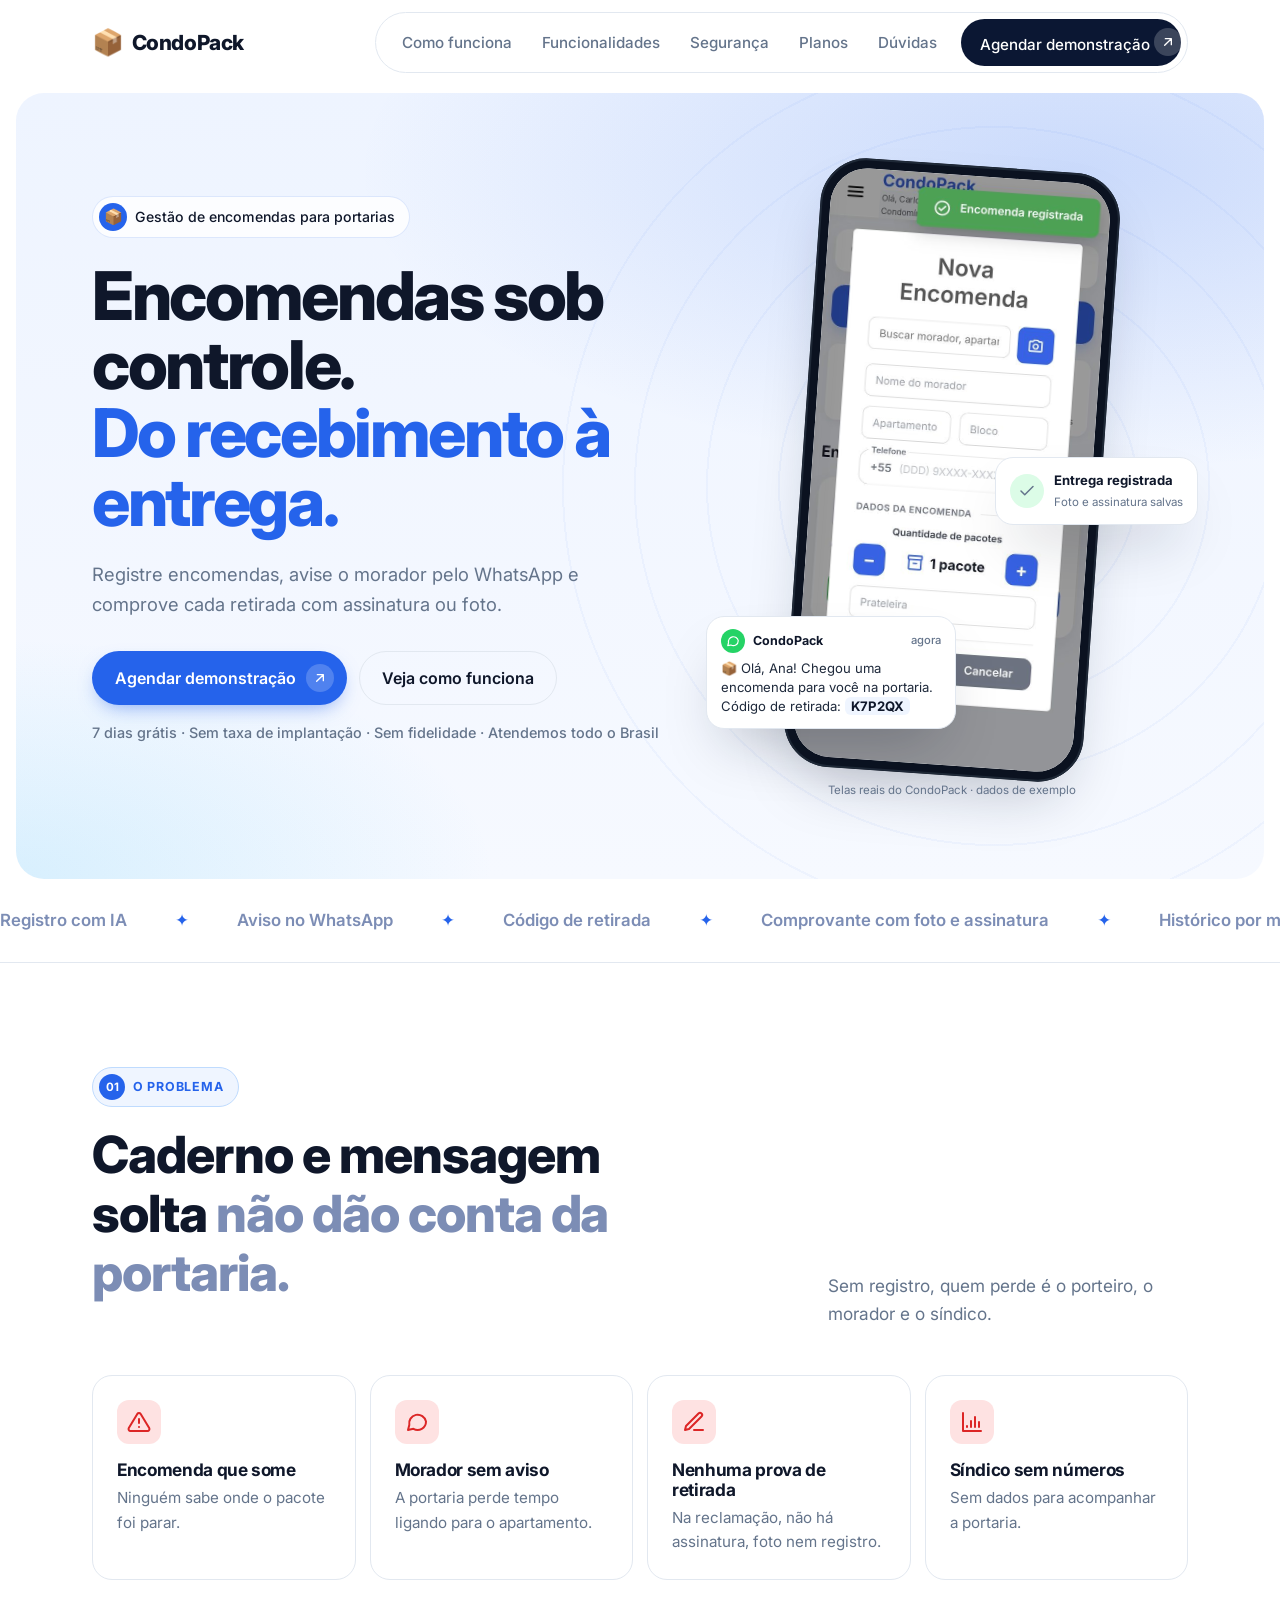
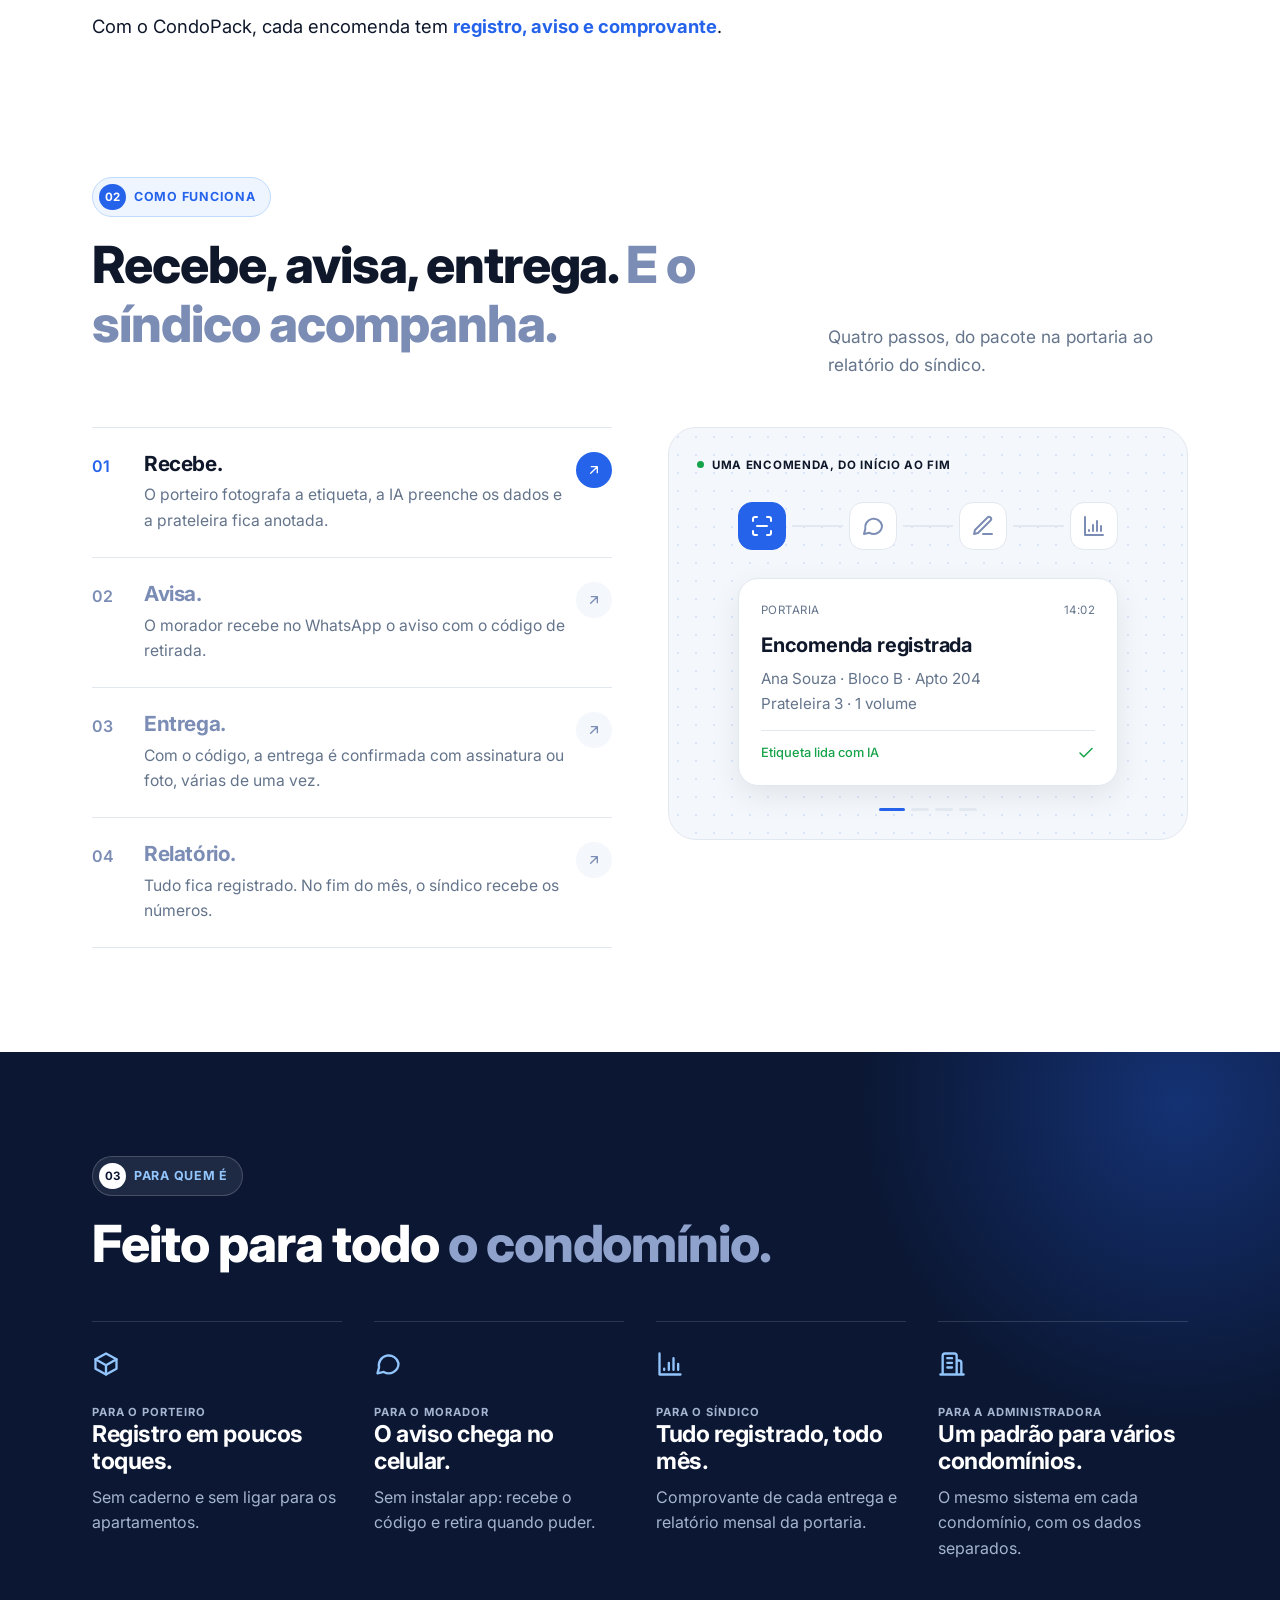
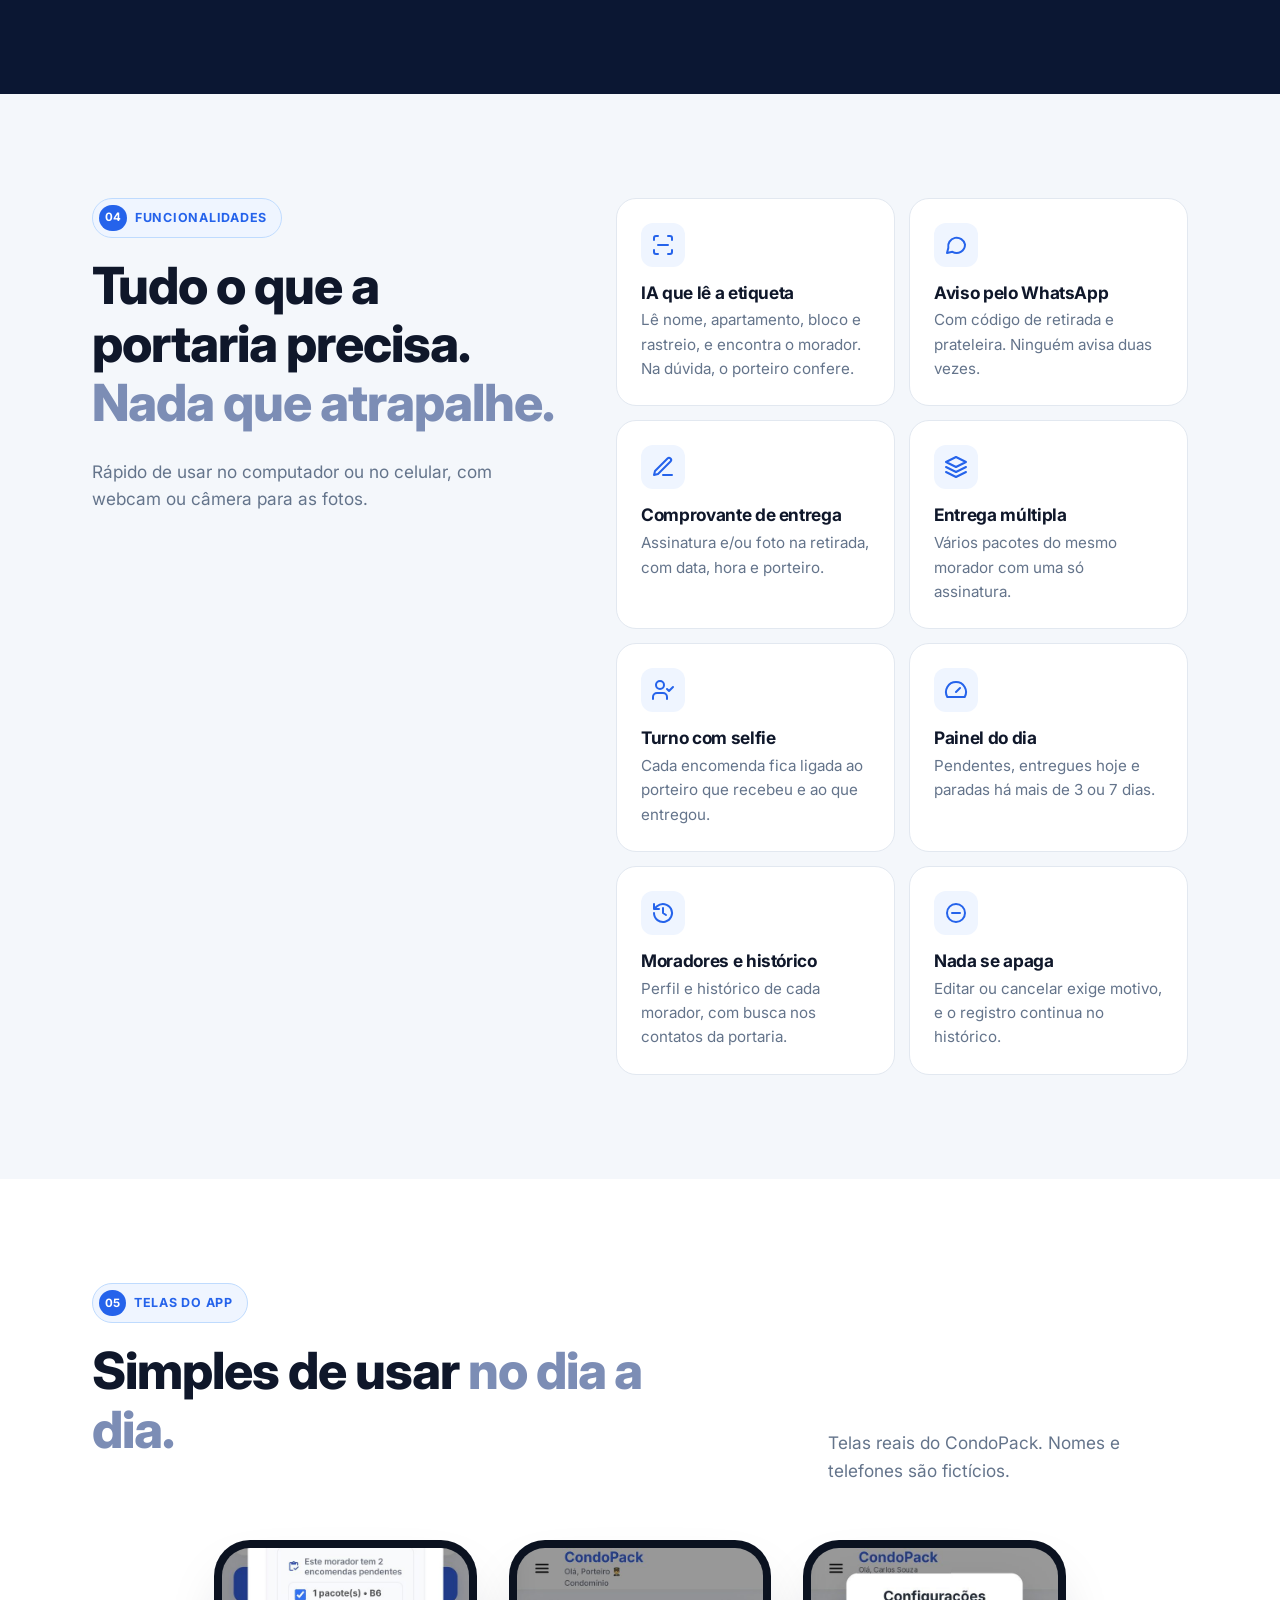
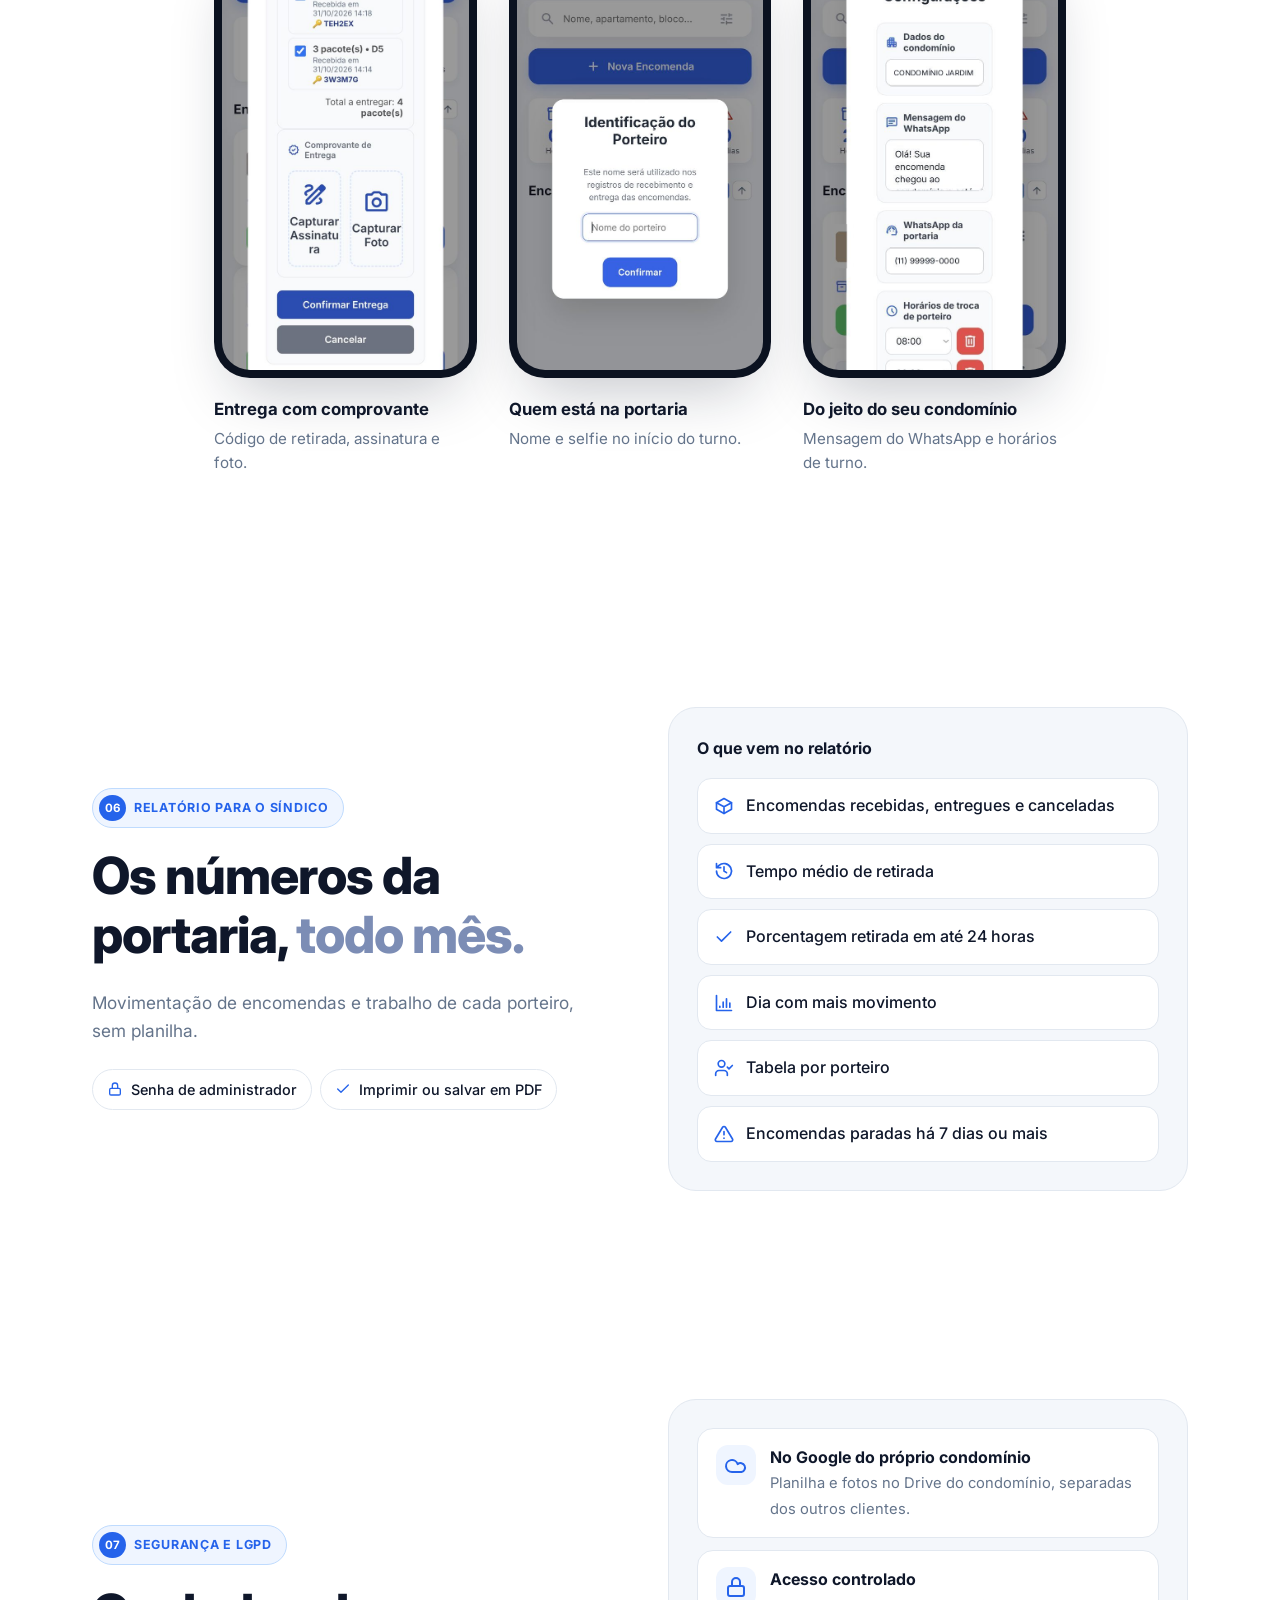
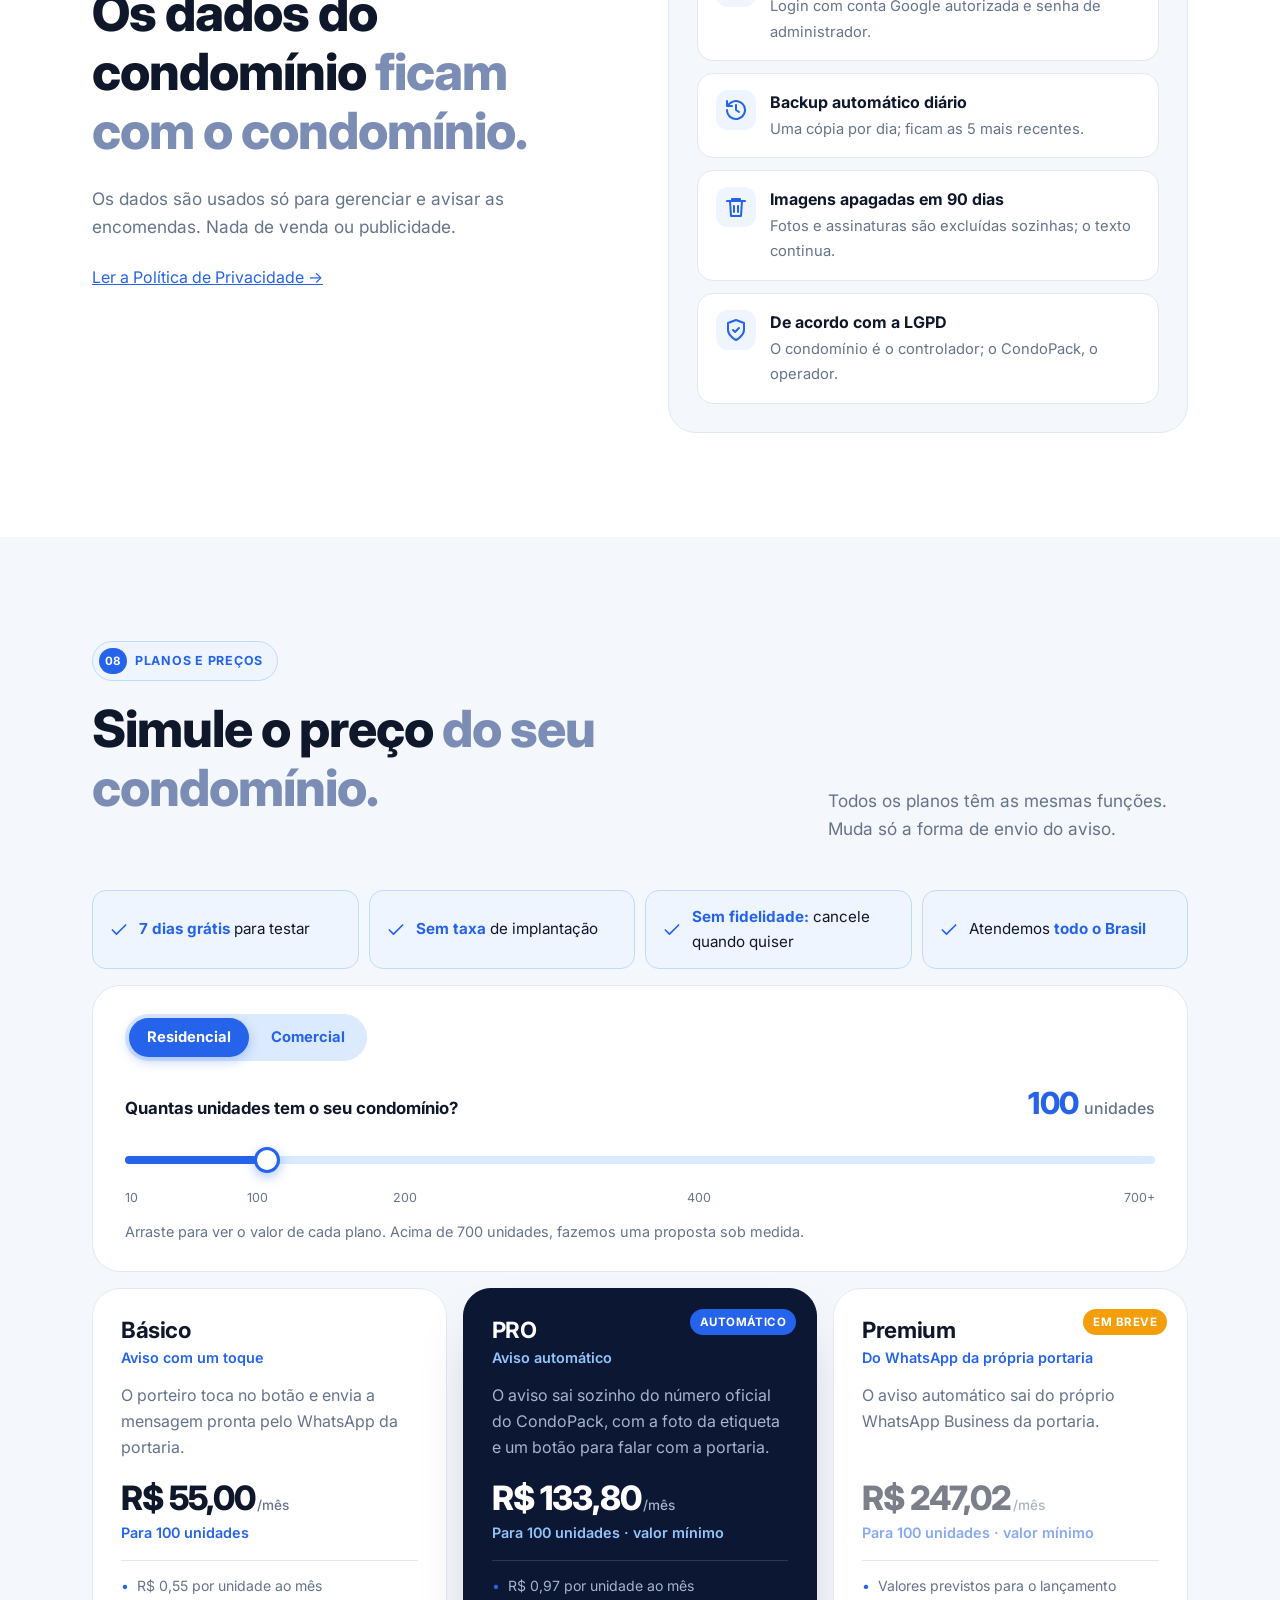
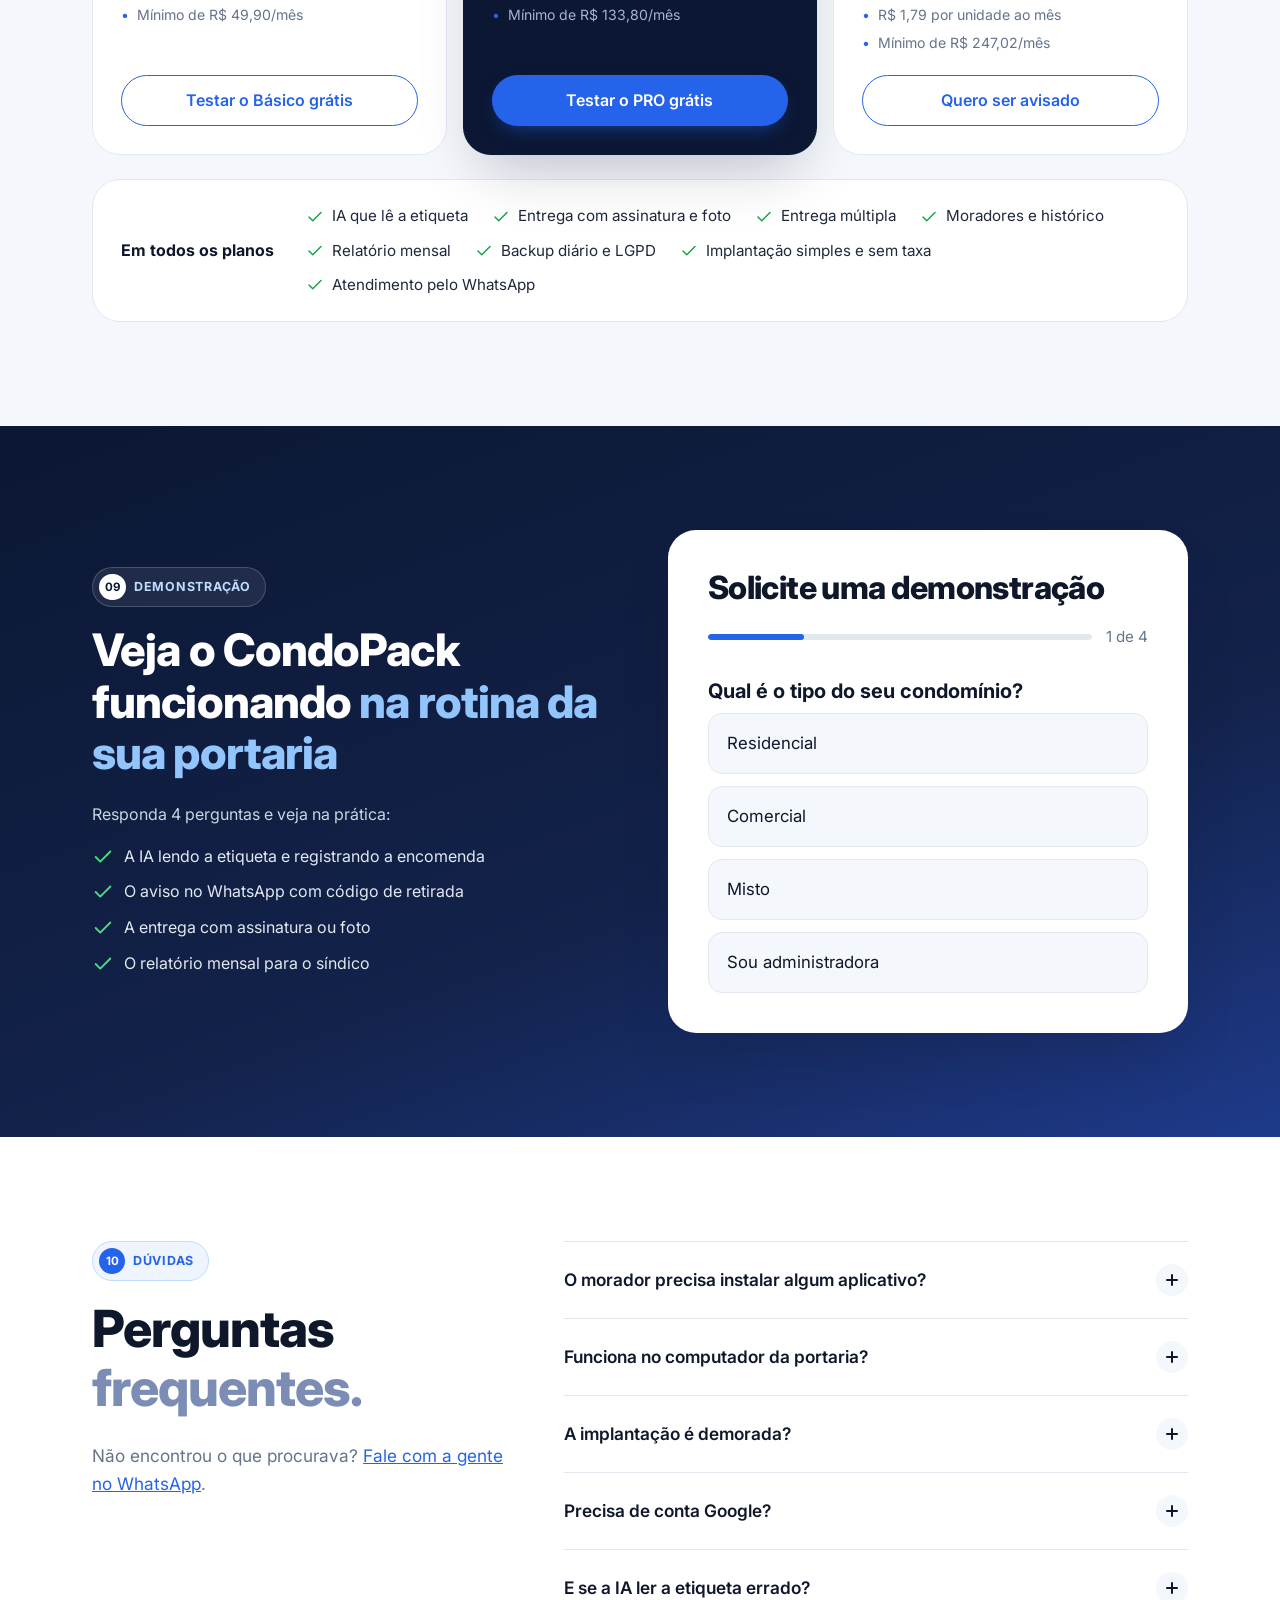
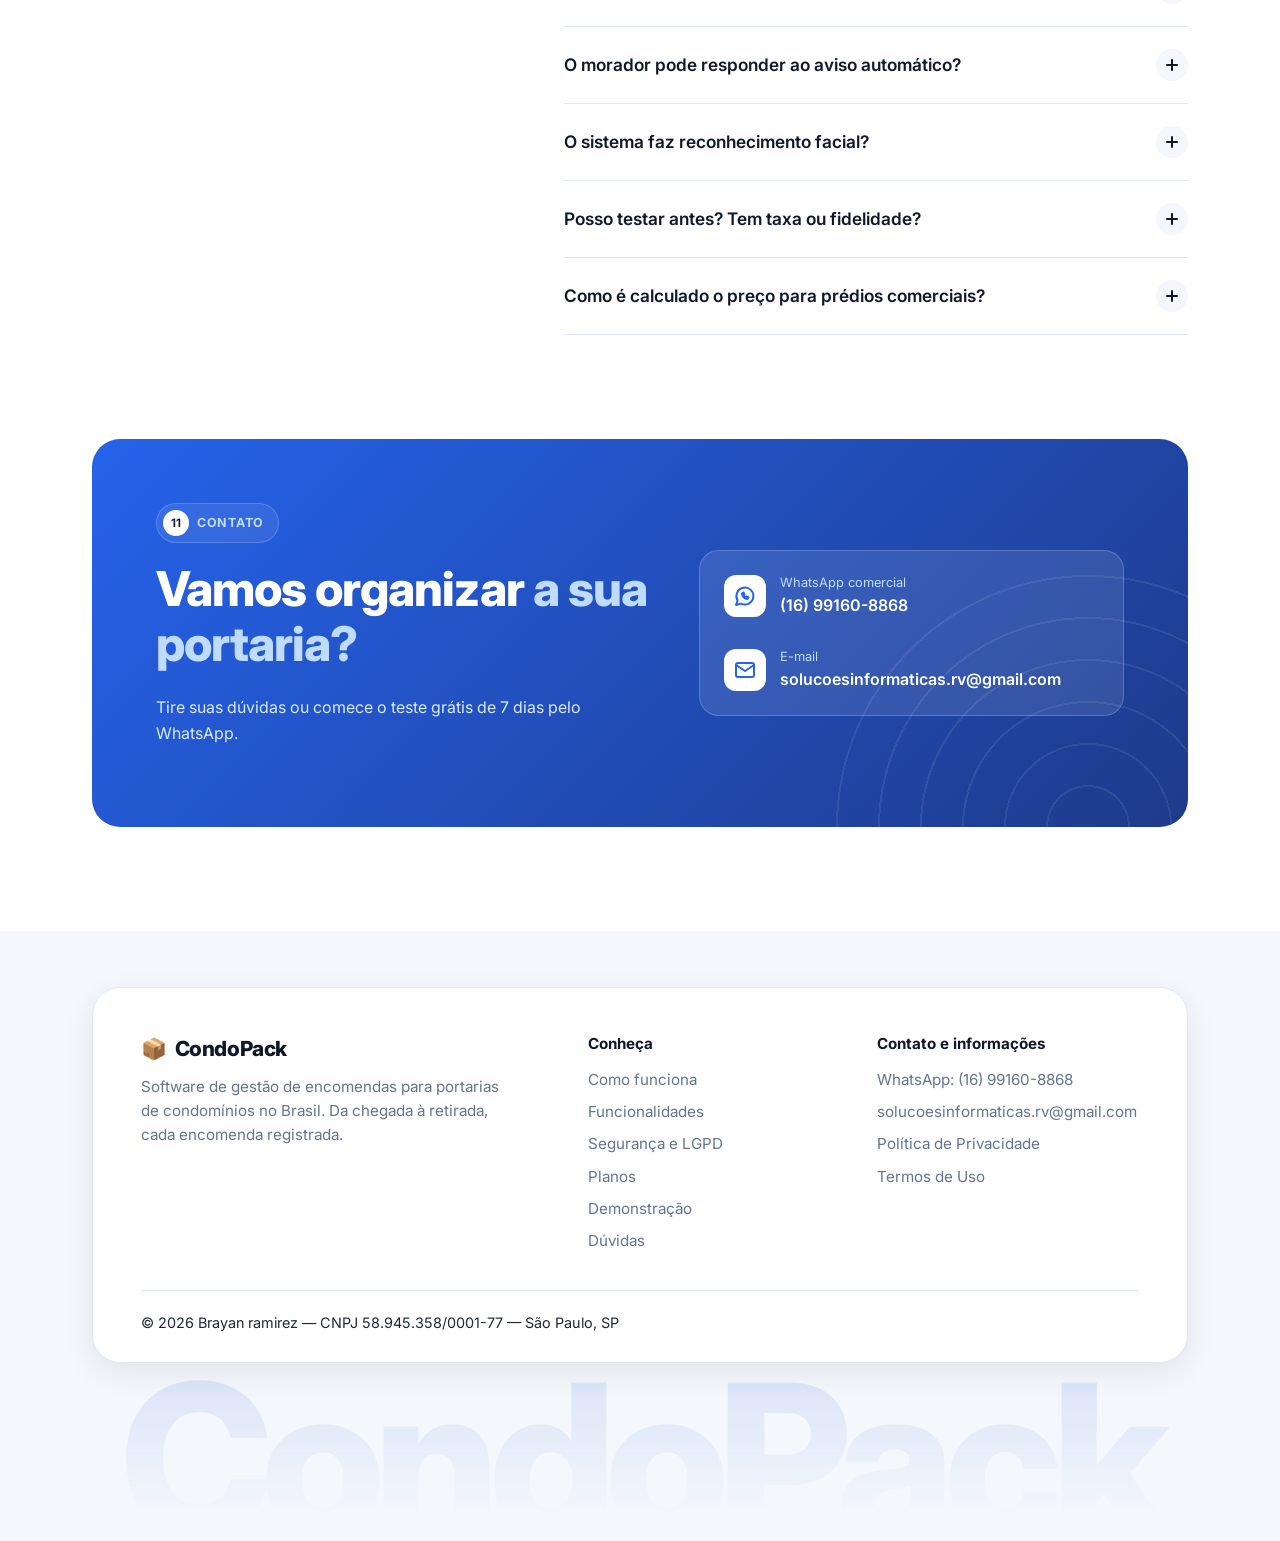
<file: index.html>
<!doctype html>
<html lang="pt-BR">
<head>
  <meta charset="utf-8">
  <meta name="viewport" content="width=device-width, initial-scale=1">
  <title>CondoPack — Gestão de encomendas para portarias de condomínios</title>
  <meta name="description" content="Sistema para portarias: registre encomendas, avise moradores por WhatsApp com código de retirada e controle as retiradas com assinatura e foto. Sem instalar app.">
  <link rel="canonical" href="https://solucoesinformaticasrv-lab.github.io/condopack-site/">
  <meta property="og:type" content="website">
  <meta property="og:locale" content="pt_BR">
  <meta property="og:site_name" content="CondoPack">
  <meta property="og:title" content="CondoPack — Gestão de encomendas para portarias de condomínios">
  <meta property="og:description" content="Sistema para portarias: registre encomendas, avise moradores por WhatsApp com código de retirada e controle as retiradas com assinatura e foto. Sem instalar app.">
  <meta property="og:url" content="https://solucoesinformaticasrv-lab.github.io/condopack-site/">
  <meta property="og:image" content="https://solucoesinformaticasrv-lab.github.io/condopack-site/img/aviso-encomenda.jpg">
  <meta property="og:image:width" content="1200">
  <meta property="og:image:height" content="628">
  <meta property="og:image:alt" content="CondoPack: Chegou sua encomenda! Retire na portaria do seu condomínio.">
  <meta name="twitter:card" content="summary_large_image">
  <meta name="theme-color" content="#2563EB">
  <link rel="icon" href="assets/favicon.svg" type="image/svg+xml">
  <link rel="preconnect" href="https://fonts.googleapis.com">
  <link rel="preconnect" href="https://fonts.gstatic.com" crossorigin>
  <link href="https://fonts.googleapis.com/css2?family=Inter:wght@400;500;600;700;800&display=swap" rel="stylesheet">
  <link rel="stylesheet" href="assets/style.css">
  <script type="application/ld+json">
  {
    "@context": "https://schema.org",
    "@graph": [
      {
        "@type": "Organization",
        "name": "CondoPack",
        "legalName": "Brayan ramirez",
        "taxID": "58.945.358/0001-77",
        "url": "https://solucoesinformaticasrv-lab.github.io/condopack-site/",
        "email": "solucoesinformaticas.rv@gmail.com",
        "telephone": "+55-16-99160-8868",
        "address": { "@type": "PostalAddress", "addressRegion": "SP", "addressCountry": "BR" }
      },
      {
        "@type": "SoftwareApplication",
        "name": "CondoPack",
        "applicationCategory": "BusinessApplication",
        "operatingSystem": "Web",
        "description": "Sistema para portarias: registre encomendas, avise moradores por WhatsApp e controle as retiradas.",
        "inLanguage": "pt-BR",
        "areaServed": { "@type": "Country", "name": "Brasil" }
      }
    ]
  }
  </script>
</head>
<body>
  <svg width="0" height="0" style="position:absolute" aria-hidden="true" focusable="false">
    <symbol id="i-scan" viewBox="0 0 24 24"><path d="M3 7V5a2 2 0 0 1 2-2h2M17 3h2a2 2 0 0 1 2 2v2M21 17v2a2 2 0 0 1-2 2h-2M7 21H5a2 2 0 0 1-2-2v-2M7 12h10"/></symbol>
    <symbol id="i-chat" viewBox="0 0 24 24"><path d="M21 11.5a8.4 8.4 0 0 1-12.6 7.3L3 20l1.3-5A8.5 8.5 0 1 1 21 11.5z"/></symbol>
    <symbol id="i-pen" viewBox="0 0 24 24"><path d="M12 20h9M16.5 3.5a2.1 2.1 0 0 1 3 3L7 19l-4 1 1-4z"/></symbol>
    <symbol id="i-history" viewBox="0 0 24 24"><path d="M3 12a9 9 0 1 0 3-6.7L3 8M3 3v5h5M12 7v5l3 2"/></symbol>
    <symbol id="i-layers" viewBox="0 0 24 24"><path d="M12 2 2 7l10 5 10-5-10-5zM2 17l10 5 10-5M2 12l10 5 10-5"/></symbol>
    <symbol id="i-user-check" viewBox="0 0 24 24"><path d="M16 21v-2a4 4 0 0 0-4-4H6a4 4 0 0 0-4 4v2M9 11a4 4 0 1 0 0-8 4 4 0 0 0 0 8zM16 11l2 2 4-4"/></symbol>
    <symbol id="i-chart" viewBox="0 0 24 24"><path d="M3 3v18h18M7 16v1M11 11v6M15 7v10M19 12v5"/></symbol>
    <symbol id="i-shelf" viewBox="0 0 24 24"><path d="M4 3v18M20 3v18M4 9h16M4 15h16M8 5.5h3v3.5H8zM13 11h4v4h-4z"/></symbol>
    <symbol id="i-shield" viewBox="0 0 24 24"><path d="M12 22s8-4 8-10V5l-8-3-8 3v7c0 6 8 10 8 10z"/><path d="m9 12 2 2 4-4"/></symbol>
    <symbol id="i-lock" viewBox="0 0 24 24"><rect x="4" y="11" width="16" height="10" rx="2"/><path d="M8 11V7a4 4 0 0 1 8 0v4"/></symbol>
    <symbol id="i-trash" viewBox="0 0 24 24"><path d="M3 6h18M8 6V4h8v2M6 6l1 15h10l1-15M10 11v6M14 11v6"/></symbol>
    <symbol id="i-cloud" viewBox="0 0 24 24"><path d="M17.5 19H8a6 6 0 1 1 5.7-7.9A4.5 4.5 0 1 1 17.5 19z"/></symbol>
    <symbol id="i-check" viewBox="0 0 24 24"><path d="M20 6 9 17l-5-5"/></symbol>
    <symbol id="i-check2" viewBox="0 0 24 24"><path d="M2 12.5 6.5 17 15 8M10 15.5l1.5 1.5L22 6.5"/></symbol>
    <symbol id="i-arrow" viewBox="0 0 24 24"><path d="M7 17 17 7M8 7h9v9"/></symbol>
    <symbol id="i-box" viewBox="0 0 24 24"><path d="M21 8 12 3 3 8v8l9 5 9-5z"/><path d="M3 8l9 5 9-5M12 13v8"/></symbol>
    <symbol id="i-alert" viewBox="0 0 24 24"><path d="M10.3 3.9 1.8 18a2 2 0 0 0 1.7 3h17a2 2 0 0 0 1.7-3L13.7 3.9a2 2 0 0 0-3.4 0zM12 9v4M12 17h.01"/></symbol>
    <symbol id="i-gauge" viewBox="0 0 24 24"><path d="M12 14l4-4M3.3 19a10 10 0 1 1 17.4 0z"/></symbol>
    <symbol id="i-ban" viewBox="0 0 24 24"><circle cx="12" cy="12" r="9"/><path d="M8 12h8"/></symbol>
    <symbol id="i-building" viewBox="0 0 24 24"><path d="M4 21V5a2 2 0 0 1 2-2h8a2 2 0 0 1 2 2v16M16 9h2a2 2 0 0 1 2 2v10M8 7h4M8 11h4M8 15h4M2 21h20"/></symbol>
    <symbol id="i-key" viewBox="0 0 24 24"><circle cx="7.5" cy="15.5" r="4.5"/><path d="m10.7 12.3 9.3-9.3M17 6l3 3M15 8l2 2"/></symbol>
    <symbol id="i-mail" viewBox="0 0 24 24"><rect x="3" y="5" width="18" height="14" rx="2"/><path d="m3 7 9 6 9-6"/></symbol>
    <symbol id="i-whats" viewBox="0 0 24 24"><path d="M3 21l1.6-4.6A8.5 8.5 0 1 1 8 19.6z"/><path d="M9 9.5c0 3 2.5 5.5 5.5 5.5l1-1.5-2-1-1 .8a4 4 0 0 1-1.8-1.8l.8-1-1-2L9 9.5z"/></symbol>
  </svg>

  <a class="skip-link" href="#conteudo">Pular para o conteúdo</a>

  <header class="site-header">
    <div class="container header-inner">
      <a class="logo" href="./" aria-label="CondoPack — página inicial"><span class="logo-emoji" aria-hidden="true">📦</span> CondoPack</a>
      <nav aria-label="Menu principal">
        <button class="nav-toggle" type="button" aria-expanded="false" aria-controls="menu" aria-label="Abrir menu">
          <span class="nav-toggle-bar" aria-hidden="true"></span>
        </button>
        <ul class="nav-menu" id="menu">
          <li><a href="#como-funciona">Como funciona</a></li>
          <li><a href="#funcionalidades">Funcionalidades</a></li>
          <li><a href="#seguranca">Segurança</a></li>
          <li><a href="#planos">Planos</a></li>
          <li><a href="#duvidas">Dúvidas</a></li>
          <li class="nav-cta"><a class="btn btn-dark" href="#demonstracao">Agendar demonstração <span class="btn-arrow" aria-hidden="true"><svg class="icon"><use href="#i-arrow"/></svg></span></a></li>
        </ul>
      </nav>
    </div>
  </header>

  <main id="conteudo">
    <!-- Hero -->
    <section class="hero" aria-labelledby="titulo-hero">
      <div class="hero-shell">
        <div class="hero-rings" aria-hidden="true"></div>
        <div class="container hero-grid">
          <div>
            <p class="hero-badge"><span class="hero-badge-icon" aria-hidden="true">📦</span> Gestão de encomendas para portarias</p>
            <h1 id="titulo-hero">Encomendas sob controle. <span class="accent">Do recebimento à entrega.</span></h1>
            <p class="lead">Registre encomendas, avise o morador pelo WhatsApp e comprove cada retirada com assinatura ou foto.</p>
            <div class="hero-actions">
              <a class="btn btn-primary" href="#demonstracao">Agendar demonstração <span class="btn-arrow" aria-hidden="true"><svg class="icon"><use href="#i-arrow"/></svg></span></a>
              <a class="btn btn-ghost" href="#como-funciona">Veja como funciona</a>
            </div>
            <p class="hero-terms">7 dias grátis · Sem taxa de implantação · Sem fidelidade · Atendemos todo o Brasil</p>
          </div>

          <div class="hero-visual" role="img" aria-label="Tela de nova encomenda do app CondoPack, com aviso de WhatsApp de exemplo">
            <div class="phone">
              <div class="phone-screen">
                <img src="img/app/nova-encomenda.jpg" alt="" width="600" height="1221">
              </div>
            </div>

            <div class="float-card float-wa">
              <div class="float-head"><span class="wa-dot"><svg class="icon"><use href="#i-chat"/></svg></span> CondoPack <span class="float-time">agora</span></div>
              <p>📦 Olá, Ana! Chegou uma encomenda para você na portaria. Código de retirada: <code>K7P2QX</code></p>
            </div>
            <div class="float-card float-ok">
              <span class="ok-ico"><svg class="icon"><use href="#i-check"/></svg></span>
              <div><strong>Entrega registrada</strong><span>Foto e assinatura salvas</span></div>
            </div>
            <span class="illus-note">Telas reais do CondoPack · dados de exemplo</span>
          </div>
        </div>
      </div>
    </section>

    <div class="marquee" aria-hidden="true">
      <div class="marquee-track">
        <span>Registro com IA</span><span>Aviso no WhatsApp</span><span>Código de retirada</span><span>Comprovante com foto e assinatura</span><span>Histórico por morador</span><span>Foto de quem recebeu e entregou</span><span>Relatório para o síndico</span>
        <span>Registro com IA</span><span>Aviso no WhatsApp</span><span>Código de retirada</span><span>Comprovante com foto e assinatura</span><span>Histórico por morador</span><span>Foto de quem recebeu e entregou</span><span>Relatório para o síndico</span>
      </div>
    </div>

    <!-- O problema -->
    <section id="problema" class="problem" aria-labelledby="titulo-problema">
      <div class="container">
        <div class="split-head">
          <div>
            <span class="eyebrow"><span class="eyebrow-n">01</span> O problema</span>
            <h2 id="titulo-problema" class="title-xl">Caderno e mensagem solta <span class="tone">não dão conta da portaria.</span></h2>
          </div>
          <p class="lead-text">Sem registro, quem perde é o porteiro, o morador e o síndico.</p>
        </div>
        <div class="problem-grid">
          <article class="feature problem-card">
            <span class="feature-ico" aria-hidden="true"><svg class="icon"><use href="#i-alert"/></svg></span>
            <h3>Encomenda que some</h3>
            <p>Ninguém sabe onde o pacote foi parar.</p>
          </article>
          <article class="feature problem-card">
            <span class="feature-ico" aria-hidden="true"><svg class="icon"><use href="#i-chat"/></svg></span>
            <h3>Morador sem aviso</h3>
            <p>A portaria perde tempo ligando para o apartamento.</p>
          </article>
          <article class="feature problem-card">
            <span class="feature-ico" aria-hidden="true"><svg class="icon"><use href="#i-pen"/></svg></span>
            <h3>Nenhuma prova de retirada</h3>
            <p>Na reclamação, não há assinatura, foto nem registro.</p>
          </article>
          <article class="feature problem-card">
            <span class="feature-ico" aria-hidden="true"><svg class="icon"><use href="#i-chart"/></svg></span>
            <h3>Síndico sem números</h3>
            <p>Sem dados para acompanhar a portaria.</p>
          </article>
        </div>
        <p class="problem-answer">Com o CondoPack, cada encomenda tem <strong>registro, aviso e comprovante</strong>.</p>
      </div>
    </section>

    <!-- Como funciona -->
    <section id="como-funciona" aria-labelledby="titulo-como-funciona">
      <div class="container">
        <div class="split-head">
          <div>
            <span class="eyebrow"><span class="eyebrow-n">02</span> Como funciona</span>
            <h2 id="titulo-como-funciona" class="title-xl">Recebe, avisa, entrega. <span class="tone">E o síndico acompanha.</span></h2>
          </div>
          <p class="lead-text">Quatro passos, do pacote na portaria ao relatório do síndico.</p>
        </div>

        <div class="steps-wrap" data-steps>
          <ol class="step-list">
            <li class="step-item is-active">
              <button class="step-btn" type="button" aria-controls="painel-1" aria-pressed="true">
                <span class="step-num">01</span>
                <span><span class="step-title">Recebe.</span><span class="step-text">O porteiro fotografa a etiqueta, a IA preenche os dados e a prateleira fica anotada.</span></span>
                <span class="step-go" aria-hidden="true"><svg class="icon"><use href="#i-arrow"/></svg></span>
              </button>
            </li>
            <li class="step-item">
              <button class="step-btn" type="button" aria-controls="painel-2" aria-pressed="false">
                <span class="step-num">02</span>
                <span><span class="step-title">Avisa.</span><span class="step-text">O morador recebe no WhatsApp o aviso com o código de retirada.</span></span>
                <span class="step-go" aria-hidden="true"><svg class="icon"><use href="#i-arrow"/></svg></span>
              </button>
            </li>
            <li class="step-item">
              <button class="step-btn" type="button" aria-controls="painel-3" aria-pressed="false">
                <span class="step-num">03</span>
                <span><span class="step-title">Entrega.</span><span class="step-text">Com o código, a entrega é confirmada com assinatura ou foto, várias de uma vez.</span></span>
                <span class="step-go" aria-hidden="true"><svg class="icon"><use href="#i-arrow"/></svg></span>
              </button>
            </li>
            <li class="step-item">
              <button class="step-btn" type="button" aria-controls="painel-4" aria-pressed="false">
                <span class="step-num">04</span>
                <span><span class="step-title">Relatório.</span><span class="step-text">Tudo fica registrado. No fim do mês, o síndico recebe os números.</span></span>
                <span class="step-go" aria-hidden="true"><svg class="icon"><use href="#i-arrow"/></svg></span>
              </button>
            </li>
          </ol>

          <div class="flow-card" aria-live="polite">
            <p class="flow-label">Uma encomenda, do início ao fim</p>
            <div class="flow-nodes" aria-hidden="true">
              <span class="flow-node is-done"><svg class="icon"><use href="#i-scan"/></svg></span>
              <span class="flow-line"></span>
              <span class="flow-node"><svg class="icon"><use href="#i-chat"/></svg></span>
              <span class="flow-line"></span>
              <span class="flow-node"><svg class="icon"><use href="#i-pen"/></svg></span>
              <span class="flow-line"></span>
              <span class="flow-node"><svg class="icon"><use href="#i-chart"/></svg></span>
            </div>
            <div class="flow-panel" id="painel-1">
              <div class="flow-meta"><span>Portaria</span><span>14:02</span></div>
              <p class="flow-title">Encomenda registrada</p>
              <p>Ana Souza · Bloco B · Apto 204<br>Prateleira 3 · 1 volume</p>
              <div class="flow-foot"><span>Etiqueta lida com IA</span><svg class="icon" aria-hidden="true"><use href="#i-check"/></svg></div>
            </div>
            <div class="flow-panel" id="painel-2" hidden>
              <div class="flow-meta"><span>WhatsApp</span><span>14:02</span></div>
              <p class="flow-title">Aviso enviado</p>
              <p>Olá, Ana! Sua encomenda chegou na portaria. Código de retirada: <strong>K7P2QX</strong></p>
              <div class="flow-foot"><span>Aviso enviado com o código</span><svg class="icon" aria-hidden="true"><use href="#i-check"/></svg></div>
            </div>
            <div class="flow-panel" id="painel-3" hidden>
              <div class="flow-meta"><span>Portaria</span><span>18:41</span></div>
              <p class="flow-title">Entrega concluída</p>
              <p>Código K7P2QX confere. 2 encomendas entregues de uma vez, com assinatura e foto.</p>
              <div class="flow-foot"><span>Comprovante salvo</span><svg class="icon" aria-hidden="true"><use href="#i-check2"/></svg></div>
            </div>
            <div class="flow-panel" id="painel-4" hidden>
              <div class="flow-meta"><span>Relatório</span><span>Fim do mês</span></div>
              <p class="flow-title">Relatório do mês</p>
              <p>Recebidas, entregues, tempo médio de retirada, retiradas em até 24 h e uma tabela por porteiro.</p>
              <div class="flow-foot"><span>Imprimir ou salvar em PDF</span><svg class="icon" aria-hidden="true"><use href="#i-check"/></svg></div>
            </div>
            <div class="flow-dots" aria-hidden="true"><span class="is-active"></span><span></span><span></span><span></span></div>
          </div>
        </div>
      </div>
    </section>

    <!-- Para quem -->
    <section id="para-quem" class="dark" aria-labelledby="titulo-para-quem">
      <div class="container">
        <span class="eyebrow"><span class="eyebrow-n">03</span> Para quem é</span>
        <h2 id="titulo-para-quem" class="title-xl">Feito para todo <span class="tone">o condomínio.</span></h2>
        <div class="pillars">
          <article class="pillar">
            <svg class="icon" aria-hidden="true"><use href="#i-box"/></svg>
            <p class="pillar-tag">Para o porteiro</p>
            <h3>Registro em poucos toques.</h3>
            <p>Sem caderno e sem ligar para os apartamentos.</p>
          </article>
          <article class="pillar">
            <svg class="icon" aria-hidden="true"><use href="#i-chat"/></svg>
            <p class="pillar-tag">Para o morador</p>
            <h3>O aviso chega no celular.</h3>
            <p>Sem instalar app: recebe o código e retira quando puder.</p>
          </article>
          <article class="pillar">
            <svg class="icon" aria-hidden="true"><use href="#i-chart"/></svg>
            <p class="pillar-tag">Para o síndico</p>
            <h3>Tudo registrado, todo mês.</h3>
            <p>Comprovante de cada entrega e relatório mensal da portaria.</p>
          </article>
          <article class="pillar">
            <svg class="icon" aria-hidden="true"><use href="#i-building"/></svg>
            <p class="pillar-tag">Para a administradora</p>
            <h3>Um padrão para vários condomínios.</h3>
            <p>O mesmo sistema em cada condomínio, com os dados separados.</p>
          </article>
        </div>
      </div>
    </section>

    <!-- Funcionalidades -->
    <section id="funcionalidades" class="plans-section" aria-labelledby="titulo-funcionalidades">
      <div class="container features-wrap">
        <div class="section-head">
          <span class="eyebrow"><span class="eyebrow-n">04</span> Funcionalidades</span>
          <h2 id="titulo-funcionalidades" class="title-xl">Tudo o que a portaria precisa. <span class="tone">Nada que atrapalhe.</span></h2>
          <p>Rápido de usar no computador ou no celular, com webcam ou câmera para as fotos.</p>
        </div>
        <div class="feature-grid">
          <article class="feature">
            <span class="feature-ico" aria-hidden="true"><svg class="icon"><use href="#i-scan"/></svg></span>
            <h3>IA que lê a etiqueta</h3>
            <p>Lê nome, apartamento, bloco e rastreio, e encontra o morador. Na dúvida, o porteiro confere.</p>
          </article>
          <article class="feature">
            <span class="feature-ico" aria-hidden="true"><svg class="icon"><use href="#i-chat"/></svg></span>
            <h3>Aviso pelo WhatsApp</h3>
            <p>Com código de retirada e prateleira. Ninguém avisa duas vezes.</p>
          </article>
          <article class="feature">
            <span class="feature-ico" aria-hidden="true"><svg class="icon"><use href="#i-pen"/></svg></span>
            <h3>Comprovante de entrega</h3>
            <p>Assinatura e/ou foto na retirada, com data, hora e porteiro.</p>
          </article>
          <article class="feature">
            <span class="feature-ico" aria-hidden="true"><svg class="icon"><use href="#i-layers"/></svg></span>
            <h3>Entrega múltipla</h3>
            <p>Vários pacotes do mesmo morador com uma só assinatura.</p>
          </article>
          <article class="feature">
            <span class="feature-ico" aria-hidden="true"><svg class="icon"><use href="#i-user-check"/></svg></span>
            <h3>Turno com selfie</h3>
            <p>Cada encomenda fica ligada ao porteiro que recebeu e ao que entregou.</p>
          </article>
          <article class="feature">
            <span class="feature-ico" aria-hidden="true"><svg class="icon"><use href="#i-gauge"/></svg></span>
            <h3>Painel do dia</h3>
            <p>Pendentes, entregues hoje e paradas há mais de 3 ou 7 dias.</p>
          </article>
          <article class="feature">
            <span class="feature-ico" aria-hidden="true"><svg class="icon"><use href="#i-history"/></svg></span>
            <h3>Moradores e histórico</h3>
            <p>Perfil e histórico de cada morador, com busca nos contatos da portaria.</p>
          </article>
          <article class="feature">
            <span class="feature-ico" aria-hidden="true"><svg class="icon"><use href="#i-ban"/></svg></span>
            <h3>Nada se apaga</h3>
            <p>Editar ou cancelar exige motivo, e o registro continua no histórico.</p>
          </article>
        </div>
      </div>
    </section>

    <!-- Telas reais -->
    <section id="telas" class="gallery-section" aria-labelledby="titulo-telas">
      <div class="container">
        <div class="split-head">
          <div>
            <span class="eyebrow"><span class="eyebrow-n">05</span> Telas do app</span>
            <h2 id="titulo-telas" class="title-xl">Simples de usar <span class="tone">no dia a dia.</span></h2>
          </div>
          <p class="lead-text">Telas reais do CondoPack. Nomes e telefones são fictícios.</p>
        </div>
        <div class="gallery">
          <figure class="shot">
            <div class="shot-phone"><img src="img/app/entrega.jpg" alt="Tela de entrega do CondoPack com duas encomendas pendentes do mesmo morador, códigos de retirada e opções para capturar assinatura e foto" width="600" height="1113" loading="lazy"></div>
            <figcaption><strong>Entrega com comprovante</strong>Código de retirada, assinatura e foto.</figcaption>
          </figure>
          <figure class="shot">
            <div class="shot-phone"><img src="img/app/porteiro.jpg" alt="Tela de identificação do porteiro no CondoPack, pedindo o nome do porteiro que está de plantão" width="600" height="1221" loading="lazy"></div>
            <figcaption><strong>Quem está na portaria</strong>Nome e selfie no início do turno.</figcaption>
          </figure>
          <figure class="shot">
            <div class="shot-phone"><img src="img/app/configuracoes.jpg" alt="Tela de configurações do CondoPack com mensagem do WhatsApp, WhatsApp da portaria e horários de troca de porteiro" width="600" height="1221" loading="lazy"></div>
            <figcaption><strong>Do jeito do seu condomínio</strong>Mensagem do WhatsApp e horários de turno.</figcaption>
          </figure>
        </div>
      </div>
    </section>

    <!-- Relatório -->
    <section id="relatorio" class="report" aria-labelledby="titulo-relatorio">
      <div class="container trust-wrap">
        <div>
          <span class="eyebrow"><span class="eyebrow-n">06</span> Relatório para o síndico</span>
          <h2 id="titulo-relatorio" class="title-xl">Os números da portaria, <span class="tone">todo mês.</span></h2>
          <p class="lead-text">Movimentação de encomendas e trabalho de cada porteiro, sem planilha.</p>
          <div class="timer-chips">
            <span class="chip"><svg class="icon" aria-hidden="true"><use href="#i-lock"/></svg> Senha de administrador</span>
            <span class="chip"><svg class="icon" aria-hidden="true"><use href="#i-check"/></svg> Imprimir ou salvar em PDF</span>
          </div>
        </div>
        <div class="trust-card">
          <p class="report-title">O que vem no relatório</p>
          <ul class="report-list">
            <li><svg class="icon" aria-hidden="true"><use href="#i-box"/></svg> Encomendas recebidas, entregues e canceladas</li>
            <li><svg class="icon" aria-hidden="true"><use href="#i-history"/></svg> Tempo médio de retirada</li>
            <li><svg class="icon" aria-hidden="true"><use href="#i-check"/></svg> Porcentagem retirada em até 24 horas</li>
            <li><svg class="icon" aria-hidden="true"><use href="#i-chart"/></svg> Dia com mais movimento</li>
            <li><svg class="icon" aria-hidden="true"><use href="#i-user-check"/></svg> Tabela por porteiro</li>
            <li><svg class="icon" aria-hidden="true"><use href="#i-alert"/></svg> Encomendas paradas há 7 dias ou mais</li>
          </ul>
        </div>
      </div>
    </section>

    <!-- Privacidade -->
    <section id="seguranca" aria-labelledby="titulo-dados">
      <div class="container trust-wrap">
        <div>
          <span class="eyebrow"><span class="eyebrow-n">07</span> Segurança e LGPD</span>
          <h2 id="titulo-dados" class="title-xl">Os dados do condomínio <span class="tone">ficam com o condomínio.</span></h2>
          <p class="lead-text">Os dados são usados só para gerenciar e avisar as encomendas. Nada de venda ou publicidade.</p>
          <p style="margin-top:24px"><a href="privacidade.html">Ler a Política de Privacidade →</a></p>
        </div>
        <div class="trust-card">
          <div class="trust-row">
            <span class="feature-ico" aria-hidden="true"><svg class="icon"><use href="#i-cloud"/></svg></span>
            <div><strong>No Google do próprio condomínio</strong><span>Planilha e fotos no Drive do condomínio, separadas dos outros clientes.</span></div>
          </div>
          <div class="trust-row">
            <span class="feature-ico" aria-hidden="true"><svg class="icon"><use href="#i-lock"/></svg></span>
            <div><strong>Acesso controlado</strong><span>Login com conta Google autorizada e senha de administrador.</span></div>
          </div>
          <div class="trust-row">
            <span class="feature-ico" aria-hidden="true"><svg class="icon"><use href="#i-history"/></svg></span>
            <div><strong>Backup automático diário</strong><span>Uma cópia por dia; ficam as 5 mais recentes.</span></div>
          </div>
          <div class="trust-row">
            <span class="feature-ico" aria-hidden="true"><svg class="icon"><use href="#i-trash"/></svg></span>
            <div><strong>Imagens apagadas em 90 dias</strong><span>Fotos e assinaturas são excluídas sozinhas; o texto continua.</span></div>
          </div>
          <div class="trust-row">
            <span class="feature-ico" aria-hidden="true"><svg class="icon"><use href="#i-shield"/></svg></span>
            <div><strong>De acordo com a LGPD</strong><span>O condomínio é o controlador; o CondoPack, o operador.</span></div>
          </div>
        </div>
      </div>
    </section>

    <!-- Planos -->
    <section id="planos" class="plans-section" aria-labelledby="titulo-planos">
      <div class="container">
        <div class="split-head">
          <div>
            <span class="eyebrow"><span class="eyebrow-n">08</span> Planos e preços</span>
            <h2 id="titulo-planos" class="title-xl">Simule o preço <span class="tone">do seu condomínio.</span></h2>
          </div>
          <p class="lead-text">Todos os planos têm as mesmas funções. Muda só a forma de envio do aviso.</p>
        </div>

        <ul class="offer-strip">
          <li><svg class="icon" aria-hidden="true"><use href="#i-check"/></svg> <span><strong>7 dias grátis</strong> para testar</span></li>
          <li><svg class="icon" aria-hidden="true"><use href="#i-check"/></svg> <span><strong>Sem taxa</strong> de implantação</span></li>
          <li><svg class="icon" aria-hidden="true"><use href="#i-check"/></svg> <span><strong>Sem fidelidade:</strong> cancele quando quiser</span></li>
          <li><svg class="icon" aria-hidden="true"><use href="#i-check"/></svg> <span>Atendemos <strong>todo o Brasil</strong></span></li>
        </ul>

        <div class="calc" data-calc>
          <div class="calc-tipo" role="group" aria-label="Tipo de prédio">
            <button type="button" class="calc-tipo-btn is-active" data-tipo="residencial" aria-pressed="true">Residencial</button>
            <button type="button" class="calc-tipo-btn" data-tipo="comercial" aria-pressed="false">Comercial</button>
          </div>
          <div class="calc-top">
            <label class="calc-label" for="unidades" data-calc-pergunta>Quantas unidades tem o seu condomínio?</label>
            <div class="calc-value"><output id="unidadesOut" for="unidades">100</output> <span data-calc-nome>unidades</span></div>
          </div>
          <input class="calc-range" type="range" id="unidades" min="10" max="710" step="10" value="100" aria-describedby="calcAjuda">
          <div class="calc-scale" aria-hidden="true"><span>10</span><span>100</span><span>200</span><span>400</span><span>700+</span></div>
          <p class="calc-help" id="calcAjuda" data-calc-ajuda>Arraste para ver o valor de cada plano. Acima de 700 unidades, fazemos uma proposta sob medida.</p>
        </div>

        <div class="plans">
          <article class="plan" data-plan="basico">
            <h3 class="plan-name">Básico</h3>
            <p class="plan-tagline">Aviso com um toque</p>
            <p class="plan-desc">O porteiro toca no botão e envia a mensagem pronta pelo WhatsApp da portaria.</p>
            <p class="plan-price"><span data-preco>R$ 55,00</span><small>/mês</small></p>
            <p class="plan-unit" data-unidade>Para 100 unidades</p>
            <ul class="plan-rules" data-regras>
              <li>R$ 0,55 por unidade ao mês</li>
              <li>Mínimo de R$ 49,90/mês</li>
            </ul>
            <a class="btn btn-outline" href="https://wa.me/5516991608868?text=Ol%C3%A1%2C%20quero%20testar%20gr%C3%A1tis%20o%20plano%20B%C3%A1sico%20do%20CondoPack" target="_blank" rel="noopener">Testar o Básico grátis</a>
          </article>
          <article class="plan plan-featured" data-plan="pro">
            <span class="plan-badge">Automático</span>
            <h3 class="plan-name">PRO</h3>
            <p class="plan-tagline">Aviso automático</p>
            <p class="plan-desc">O aviso sai sozinho do número oficial do CondoPack, com a foto da etiqueta e um botão para falar com a portaria.</p>
            <p class="plan-price"><span data-preco>R$ 133,80</span><small>/mês</small></p>
            <p class="plan-unit" data-unidade>Para 100 unidades · valor mínimo</p>
            <ul class="plan-rules" data-regras>
              <li>R$ 0,97 por unidade ao mês</li>
              <li>Mínimo de R$ 133,80/mês</li>
            </ul>
            <a class="btn btn-primary" href="https://wa.me/5516991608868?text=Ol%C3%A1%2C%20quero%20testar%20gr%C3%A1tis%20o%20plano%20PRO%20do%20CondoPack" target="_blank" rel="noopener">Testar o PRO grátis</a>
          </article>
          <article class="plan plan-soon" data-plan="premium">
            <span class="plan-badge">Em breve</span>
            <h3 class="plan-name">Premium</h3>
            <p class="plan-tagline">Do WhatsApp da própria portaria</p>
            <p class="plan-desc">O aviso automático sai do próprio WhatsApp Business da portaria.</p>
            <p class="plan-price"><span data-preco>R$ 247,02</span><small>/mês</small></p>
            <p class="plan-unit" data-unidade>Para 100 unidades · valor mínimo</p>
            <ul class="plan-rules" data-regras>
              <li>Valores previstos para o lançamento</li>
              <li>R$ 1,79 por unidade ao mês</li>
              <li>Mínimo de R$ 247,02/mês</li>
            </ul>
            <a class="btn btn-outline" href="https://wa.me/5516991608868?text=Ol%C3%A1%2C%20quero%20ser%20avisado%20quando%20o%20plano%20Premium%20do%20CondoPack%20estiver%20dispon%C3%ADvel" target="_blank" rel="noopener">Quero ser avisado</a>
          </article>
        </div>
        <div class="plans-includes">
          <p>Em todos os planos</p>
          <ul>
            <li><svg class="icon" aria-hidden="true"><use href="#i-check"/></svg> IA que lê a etiqueta</li>
            <li><svg class="icon" aria-hidden="true"><use href="#i-check"/></svg> Entrega com assinatura e foto</li>
            <li><svg class="icon" aria-hidden="true"><use href="#i-check"/></svg> Entrega múltipla</li>
            <li><svg class="icon" aria-hidden="true"><use href="#i-check"/></svg> Moradores e histórico</li>
            <li><svg class="icon" aria-hidden="true"><use href="#i-check"/></svg> Relatório mensal</li>
            <li><svg class="icon" aria-hidden="true"><use href="#i-check"/></svg> Backup diário e LGPD</li>
            <li><svg class="icon" aria-hidden="true"><use href="#i-check"/></svg> Implantação simples e sem taxa</li>
            <li><svg class="icon" aria-hidden="true"><use href="#i-check"/></svg> Atendimento pelo WhatsApp</li>
          </ul>
        </div>
      </div>
    </section>

    <!-- Demonstração (formulário em 4 passos; envia as respostas pelo WhatsApp) -->
    <section id="demonstracao" class="demo-section" aria-labelledby="titulo-demo">
      <div class="container demo-grid">
        <div class="demo-intro">
          <span class="eyebrow" style="color:#BFDBFE"><span class="eyebrow-n">09</span> Demonstração</span>
          <h2 id="titulo-demo">Veja o CondoPack funcionando <span class="tone">na rotina da sua portaria</span></h2>
          <p>Responda 4 perguntas e veja na prática:</p>
          <ul class="demo-list">
            <li><svg class="icon" aria-hidden="true"><use href="#i-check"/></svg> A IA lendo a etiqueta e registrando a encomenda</li>
            <li><svg class="icon" aria-hidden="true"><use href="#i-check"/></svg> O aviso no WhatsApp com código de retirada</li>
            <li><svg class="icon" aria-hidden="true"><use href="#i-check"/></svg> A entrega com assinatura ou foto</li>
            <li><svg class="icon" aria-hidden="true"><use href="#i-check"/></svg> O relatório mensal para o síndico</li>
          </ul>
        </div>

        <div class="demo-card" data-demo>
          <h3 class="demo-title">Solicite uma demonstração</h3>
          <div class="demo-progress" aria-hidden="true"><span class="demo-bar"><i data-demo-bar></i></span><span data-demo-count>1 de 4</span></div>
          <p class="sr-only" aria-live="polite" data-demo-live></p>

          <fieldset class="demo-step is-active" data-step="1" data-key="tipo">
            <legend>Qual é o tipo do seu condomínio?</legend>
            <button type="button" class="demo-opt">Residencial</button>
            <button type="button" class="demo-opt">Comercial</button>
            <button type="button" class="demo-opt">Misto</button>
            <button type="button" class="demo-opt">Sou administradora</button>
          </fieldset>

          <fieldset class="demo-step" data-step="2" data-key="unidades" hidden>
            <legend>Quantas unidades (ou salas) tem o condomínio?</legend>
            <button type="button" class="demo-opt">Até 50</button>
            <button type="button" class="demo-opt">51 a 150</button>
            <button type="button" class="demo-opt">151 a 300</button>
            <button type="button" class="demo-opt">Mais de 300</button>
            <button type="button" class="demo-back">Voltar</button>
          </fieldset>

          <fieldset class="demo-step" data-step="3" data-key="inicio" hidden>
            <legend>Quando quer começar a usar o CondoPack?</legend>
            <button type="button" class="demo-opt">Agora</button>
            <button type="button" class="demo-opt">Este mês</button>
            <button type="button" class="demo-opt">Próximo mês</button>
            <button type="button" class="demo-opt">Ainda sem prazo</button>
            <button type="button" class="demo-back">Voltar</button>
          </fieldset>

          <form class="demo-step" data-step="4" hidden novalidate>
            <p class="demo-legend">Falta só o seu contato</p>
            <label for="demo-nome">Nome</label>
            <input id="demo-nome" name="nome" type="text" autocomplete="name" required maxlength="80">
            <label for="demo-cidade">Cidade</label>
            <input id="demo-cidade" name="cidade" type="text" autocomplete="address-level2" maxlength="60" placeholder="Ex.: Ribeirão Preto">
            <label for="demo-cargo">Você é</label>
            <select id="demo-cargo" name="cargo">
              <option>Síndico(a)</option>
              <option>Administradora</option>
              <option>Zelador(a) ou porteiro(a)</option>
              <option>Morador(a)</option>
              <option>Outro</option>
            </select>
            <p class="demo-error" data-demo-error hidden>Informe o seu nome para continuar.</p>
            <p class="demo-note">Ao enviar, abrimos o WhatsApp do CondoPack com as suas respostas. Usamos esses dados só para falar com você, conforme a <a href="privacidade.html">Política de Privacidade</a>.</p>
            <button type="submit" class="btn btn-primary demo-submit">Solicitar demonstração <span class="btn-arrow" aria-hidden="true"><svg class="icon"><use href="#i-arrow"/></svg></span></button>
            <button type="button" class="demo-back">Voltar</button>
          </form>

          <div class="demo-done" data-demo-done hidden>
            <span class="demo-done-ico" aria-hidden="true"><svg class="icon"><use href="#i-check"/></svg></span>
            <p><strong>Quase lá!</strong> Abrimos o WhatsApp com a sua mensagem. É só tocar em enviar.</p>
            <a class="btn btn-primary" data-demo-link href="https://wa.me/5516991608868" target="_blank" rel="noopener">Abrir o WhatsApp de novo</a>
          </div>
        </div>
      </div>
    </section>

    <!-- Dúvidas -->
    <section id="duvidas" aria-labelledby="titulo-duvidas">
      <div class="container faq-wrap">
        <div class="section-head">
          <span class="eyebrow"><span class="eyebrow-n">10</span> Dúvidas</span>
          <h2 id="titulo-duvidas" class="title-xl">Perguntas <span class="tone">frequentes.</span></h2>
          <p>Não encontrou o que procurava? <a href="https://wa.me/5516991608868" target="_blank" rel="noopener">Fale com a gente no WhatsApp</a>.</p>
        </div>
        <div class="faq">
          <details>
            <summary>O morador precisa instalar algum aplicativo? <span class="plus" aria-hidden="true"></span></summary>
            <p>Não. O morador recebe o aviso no WhatsApp, com o código de retirada da encomenda.</p>
          </details>
          <details>
            <summary>Funciona no computador da portaria? <span class="plus" aria-hidden="true"></span></summary>
            <p>Sim. A portaria usa o CondoPack no computador, com uma webcam para as fotos, ou no celular — sem precisar baixar nada.</p>
          </details>
          <details>
            <summary>A implantação é demorada? <span class="plus" aria-hidden="true"></span></summary>
            <p>Não. Você não precisa cadastrar unidade por unidade: o CondoPack se integra aos contatos do telefone da portaria e as unidades entram praticamente de forma automática.</p>
          </details>
          <details>
            <summary>Precisa de conta Google? <span class="plus" aria-hidden="true"></span></summary>
            <p>Sim. O acesso é feito com uma conta Google autorizada, e os dados ficam no Google Drive do próprio condomínio.</p>
          </details>
          <details>
            <summary>E se a IA ler a etiqueta errado? <span class="plus" aria-hidden="true"></span></summary>
            <p>A IA só lê a etiqueta. Quem decide é uma regra do sistema que, na dúvida, não adivinha: preenche o que leu e o porteiro confere antes de salvar.</p>
          </details>
          <details>
            <summary>O morador pode responder ao aviso automático? <span class="plus" aria-hidden="true"></span></summary>
            <p>O aviso do plano PRO sai do número oficial do CondoPack, que não recebe respostas. Por isso a mensagem traz um botão que abre direto o WhatsApp da portaria.</p>
          </details>
          <details>
            <summary>O sistema faz reconhecimento facial? <span class="plus" aria-hidden="true"></span></summary>
            <p>Não. Na selfie do início do turno, o sistema só confere se há um rosto na foto. Ela serve para registrar quem estava de plantão.</p>
          </details>
          <details>
            <summary>Posso testar antes? Tem taxa ou fidelidade? <span class="plus" aria-hidden="true"></span></summary>
            <p>Você testa grátis por 7 dias. Não há taxa de implantação nem fidelidade: cancele quando quiser.</p>
          </details>
          <details>
            <summary>Como é calculado o preço para prédios comerciais? <span class="plus" aria-hidden="true"></span></summary>
            <p>Cada sala ou conjunto conta como uma unidade; uma empresa com várias salas conta uma por sala. Prédios mistos recebem proposta sob medida.</p>
          </details>
        </div>
      </div>
    </section>

    <!-- Contato -->
    <section id="contato" class="cta" aria-labelledby="titulo-contato">
      <div class="container">
        <div class="cta-card">
          <div>
            <span class="eyebrow" style="color:#BFDBFE"><span class="eyebrow-n">11</span> Contato</span>
            <h2 id="titulo-contato">Vamos organizar <span class="tone">a sua portaria?</span></h2>
            <p>Tire suas dúvidas ou comece o teste grátis de 7 dias pelo WhatsApp.</p>
          </div>
          <div class="contact-box">
            <a class="contact-link" href="https://wa.me/5516991608868" target="_blank" rel="noopener">
              <span class="c-ico" aria-hidden="true"><svg class="icon"><use href="#i-whats"/></svg></span>
              <span><small>WhatsApp comercial</small><strong>(16) 99160-8868</strong></span>
            </a>
            <a class="contact-link" href="mailto:solucoesinformaticas.rv@gmail.com">
              <span class="c-ico" aria-hidden="true"><svg class="icon"><use href="#i-mail"/></svg></span>
              <span><small>E-mail</small><strong>solucoesinformaticas.rv@gmail.com</strong></span>
            </a>
          </div>
        </div>
      </div>
    </section>
  </main>

  <footer class="site-footer">
    <div class="container">
      <div class="footer-card">
        <div class="footer-top">
          <div>
            <p class="footer-brand"><span aria-hidden="true">📦</span> CondoPack</p>
            <p class="footer-about">Software de gestão de encomendas para portarias de condomínios no Brasil. Da chegada à retirada, cada encomenda registrada.</p>
          </div>
          <div>
            <p class="footer-title">Conheça</p>
            <ul class="footer-links">
              <li><a href="./#como-funciona">Como funciona</a></li>
              <li><a href="./#funcionalidades">Funcionalidades</a></li>
              <li><a href="./#seguranca">Segurança e LGPD</a></li>
              <li><a href="./#planos">Planos</a></li>
              <li><a href="./#demonstracao">Demonstração</a></li>
              <li><a href="./#duvidas">Dúvidas</a></li>
            </ul>
          </div>
          <div>
            <p class="footer-title">Contato e informações</p>
            <ul class="footer-links">
              <li><a href="https://wa.me/5516991608868" target="_blank" rel="noopener">WhatsApp: (16) 99160-8868</a></li>
              <li><a href="mailto:solucoesinformaticas.rv@gmail.com">solucoesinformaticas.rv@gmail.com</a></li>
              <li><a href="privacidade.html">Política de Privacidade</a></li>
              <li><a href="termos.html">Termos de Uso</a></li>
            </ul>
          </div>
        </div>
        <p class="legal-line">© 2026 Brayan ramirez — CNPJ 58.945.358/0001-77 — São Paulo, SP</p>
      </div>
    </div>
    <span class="footer-wordmark" aria-hidden="true">CondoPack</span>
  </footer>

  <script src="assets/script.js" defer></script>
</body>
</html>
</file>
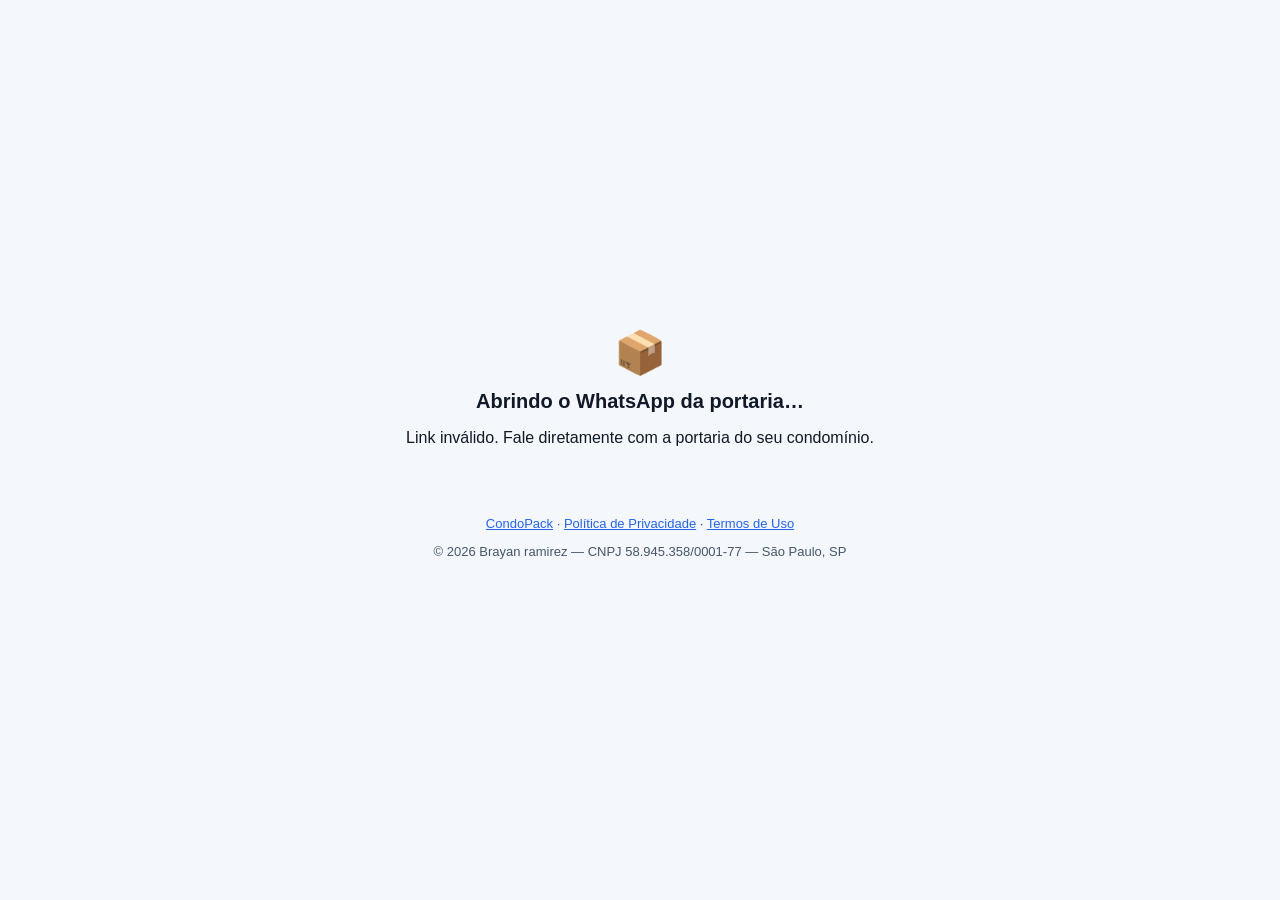
<file: portaria.html>
<!DOCTYPE html>
<html lang="pt-BR">
<head>
<meta charset="UTF-8">
<meta name="viewport" content="width=device-width, initial-scale=1">
<meta name="robots" content="noindex">
<title>Falar com a portaria · CondoPack</title>
<link rel="icon" href="assets/favicon.svg" type="image/svg+xml">
<style>
  body{font-family:Inter,Arial,sans-serif;background:#F4F7FB;color:#111827;
       display:flex;flex-direction:column;min-height:100vh;align-items:center;justify-content:center;
       margin:0;padding:20px;text-align:center;box-sizing:border-box}
  main a{display:inline-block;margin-top:16px;background:#25D366;color:#fff;
    padding:12px 22px;border-radius:12px;text-decoration:none;font-weight:600}
  footer{margin-top:40px;font-size:13px;color:#475569;max-width:640px}
  footer a{color:#2563EB}
</style>
</head>
<body>
<main>
  <div style="font-size:42px" aria-hidden="true">📦</div>
  <h1 style="font-size:20px">Abrindo o WhatsApp da portaria…</h1>
  <p id="msg">Se não abrir automaticamente, toque no botão abaixo.</p>
  <a id="link" href="#">Abrir WhatsApp</a>
</main>
<footer>
  <p><a href="./">CondoPack</a> · <a href="privacidade.html">Política de Privacidade</a> · <a href="termos.html">Termos de Uso</a></p>
  <p>© 2026 Brayan ramirez — CNPJ 58.945.358/0001-77 — São Paulo, SP</p>
</footer>
<script>
(function(){
  var n = (new URLSearchParams(location.search).get("n") || "").replace(/\D/g, "");
  var link = document.getElementById("link");

  // Só aceita número brasileiro válido e só redireciona para o WhatsApp:
  // a página não pode ser usada para mandar alguém a outro site.
  if (!/^55\d{10,11}$/.test(n)) {
    document.getElementById("msg").textContent =
      "Link inválido. Fale diretamente com a portaria do seu condomínio.";
    link.style.display = "none";
    return;
  }

  var url = "https://wa.me/" + n;
  link.href = url;
  location.replace(url);
})();
</script>
</body>
</html>
</file>
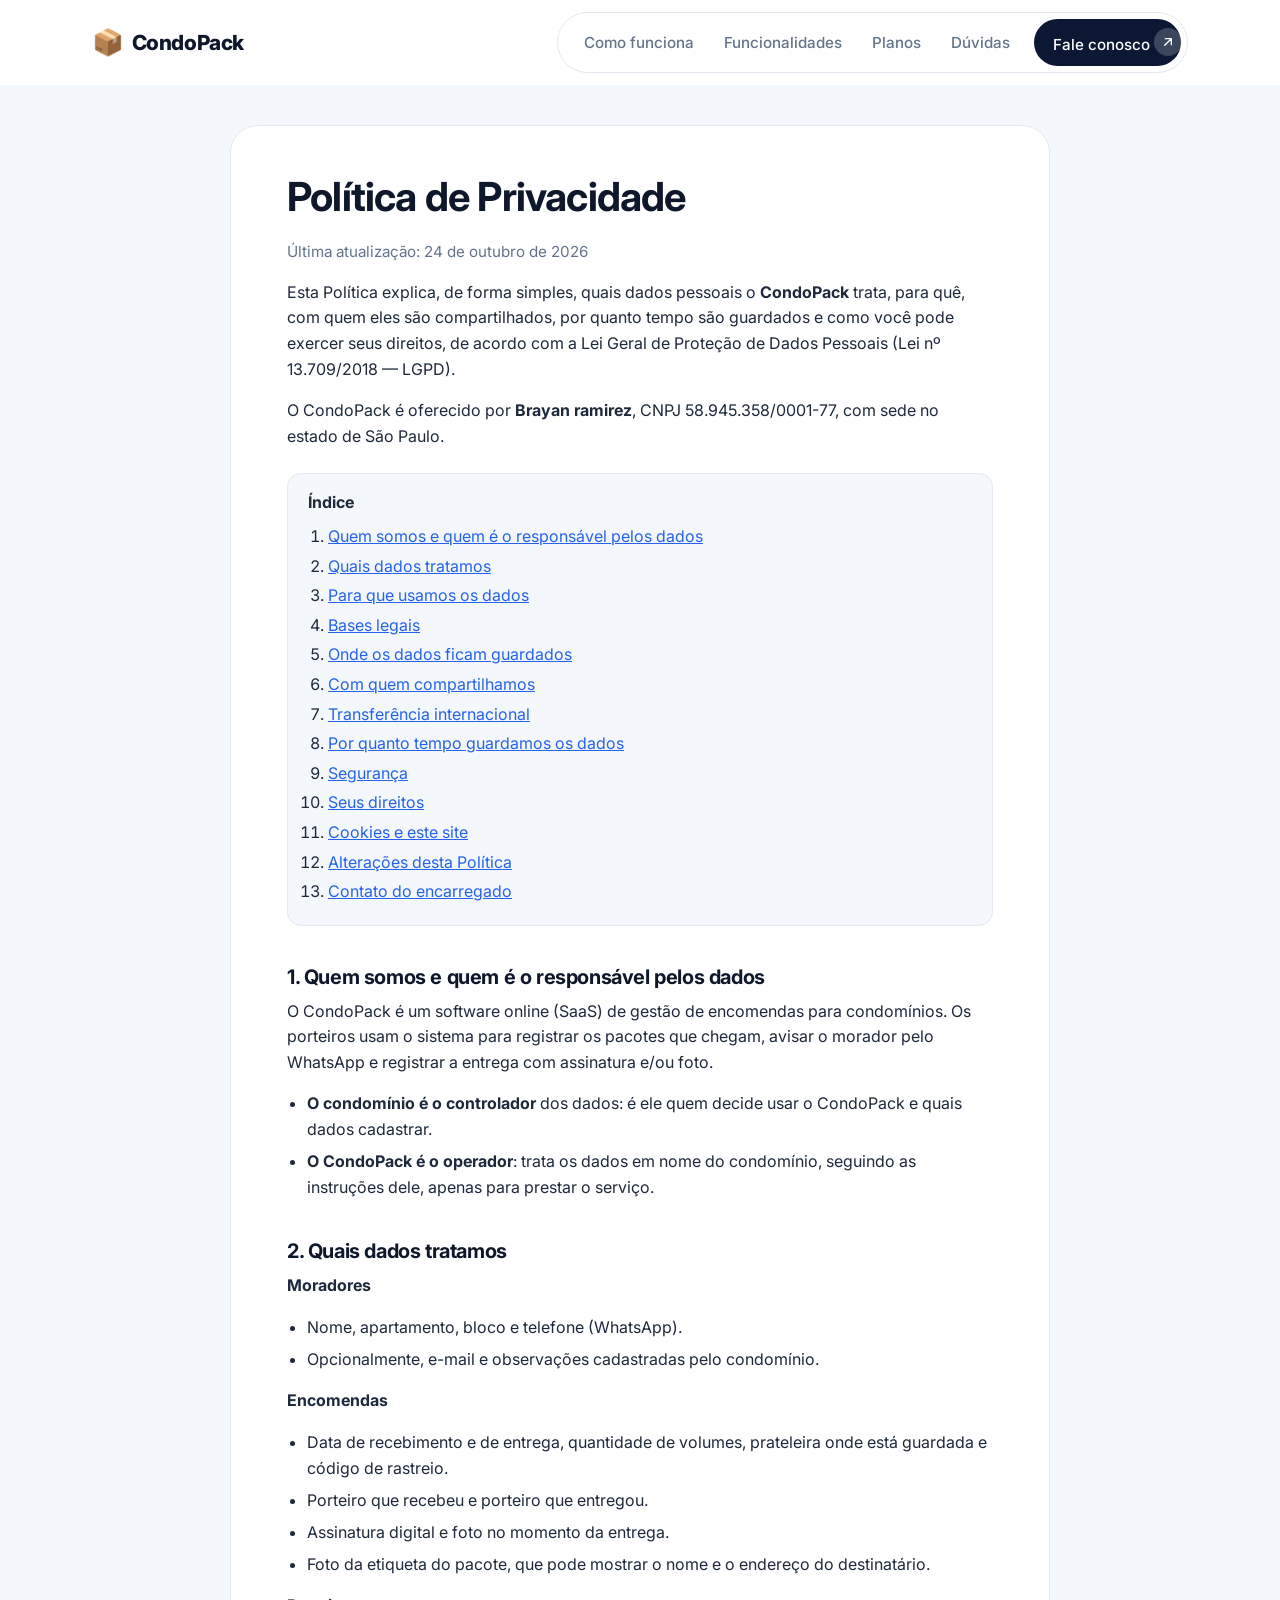
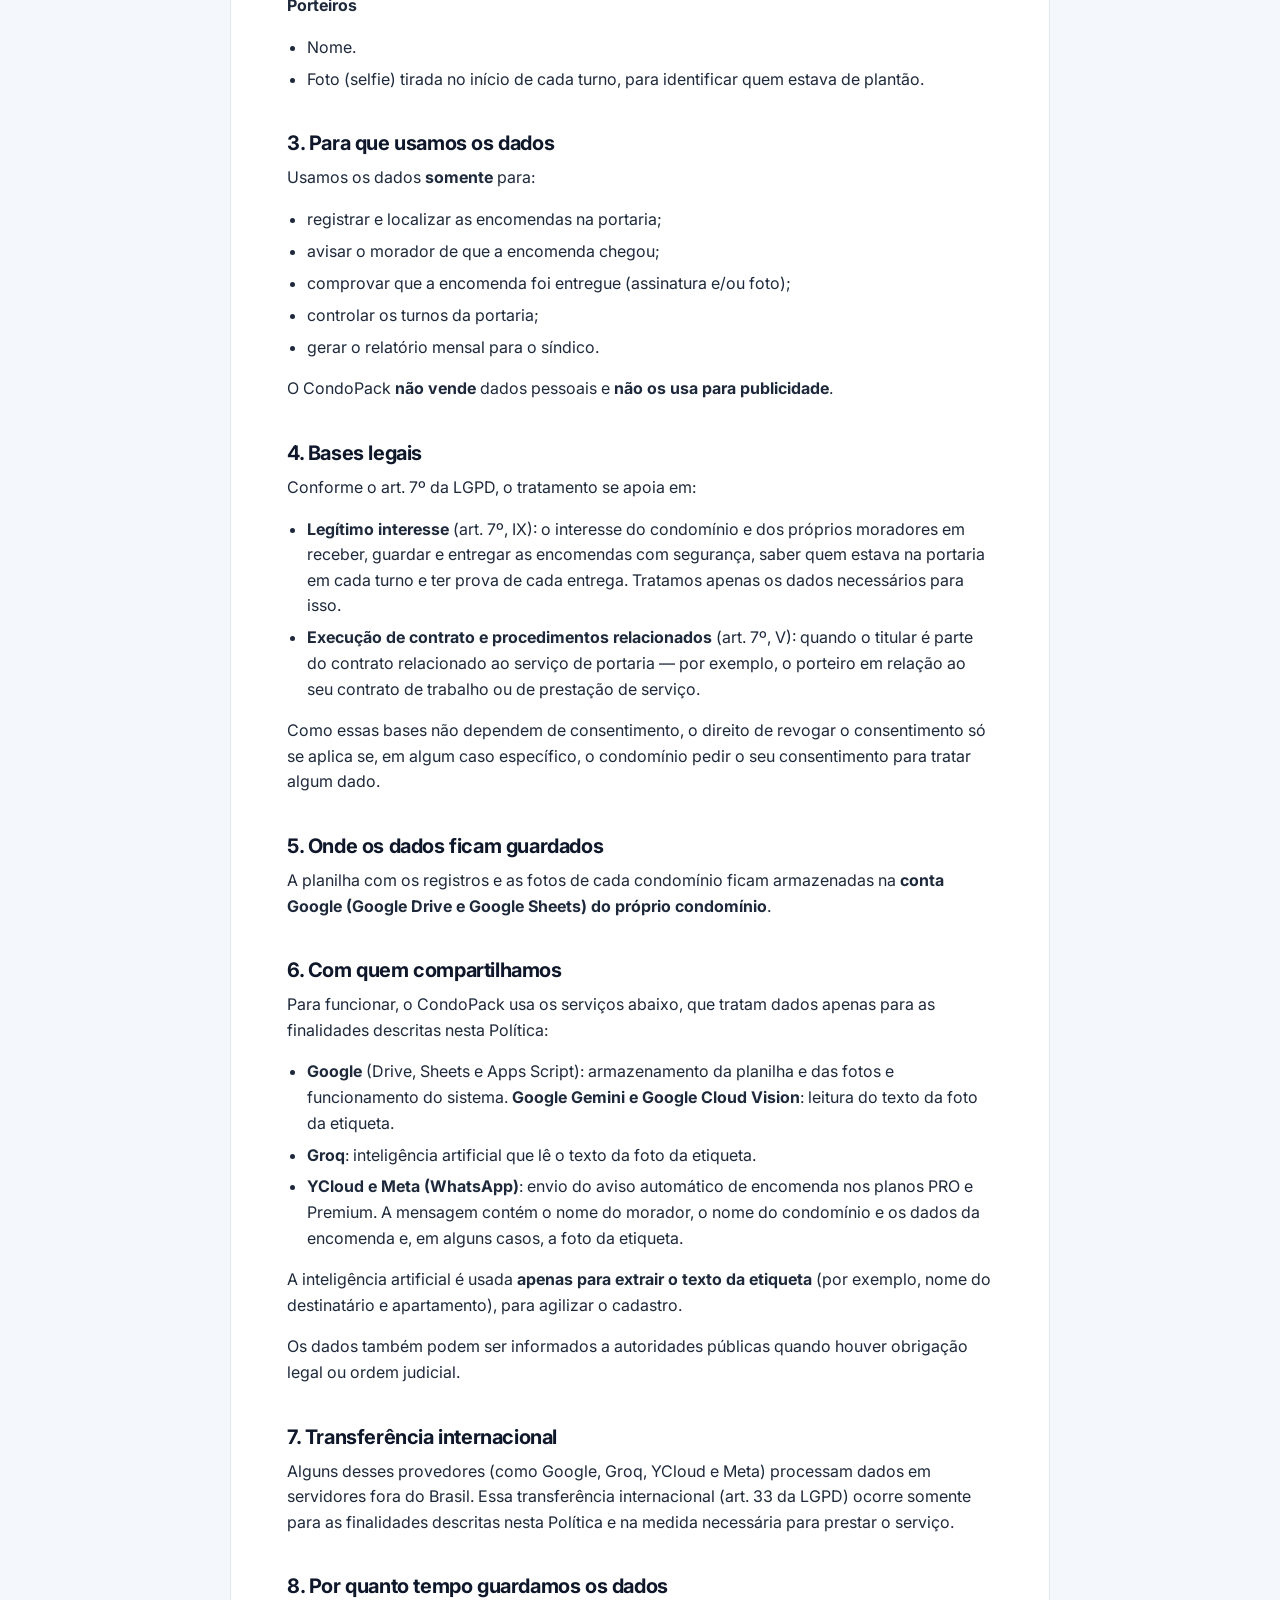
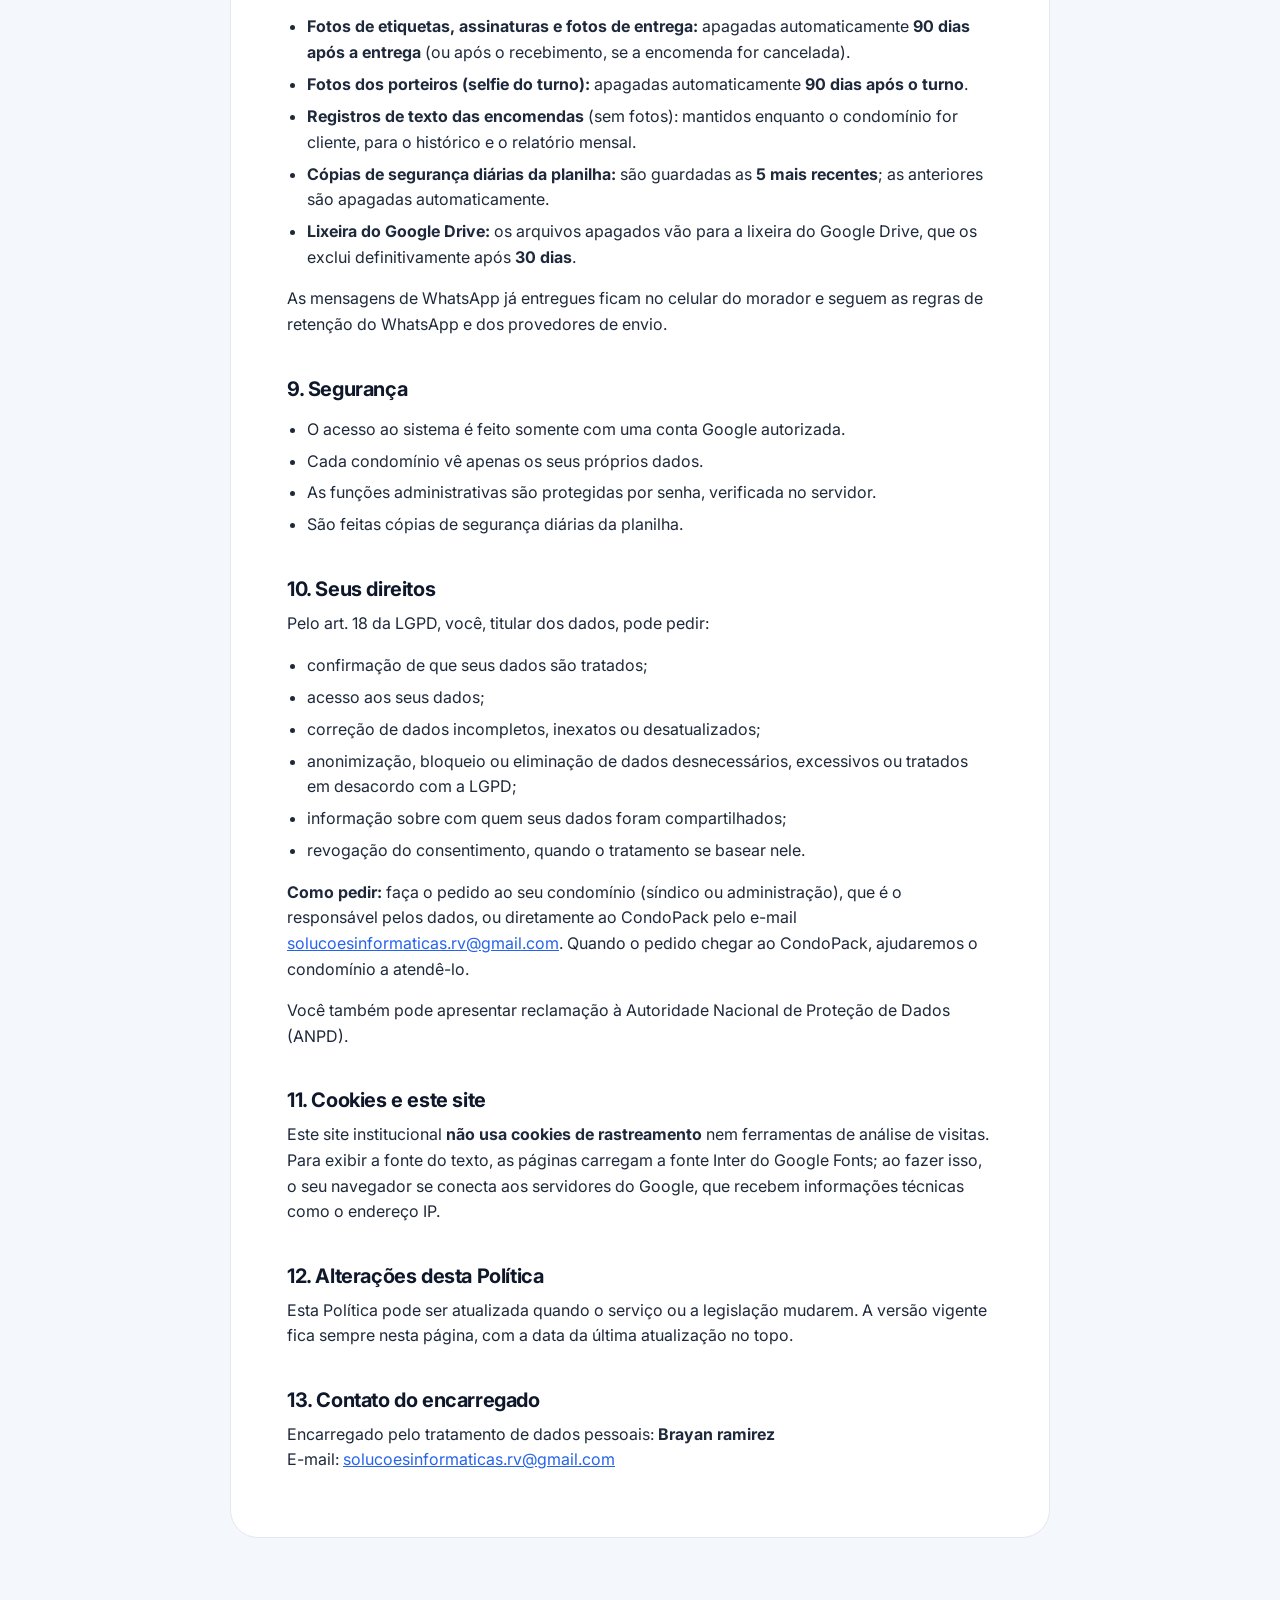
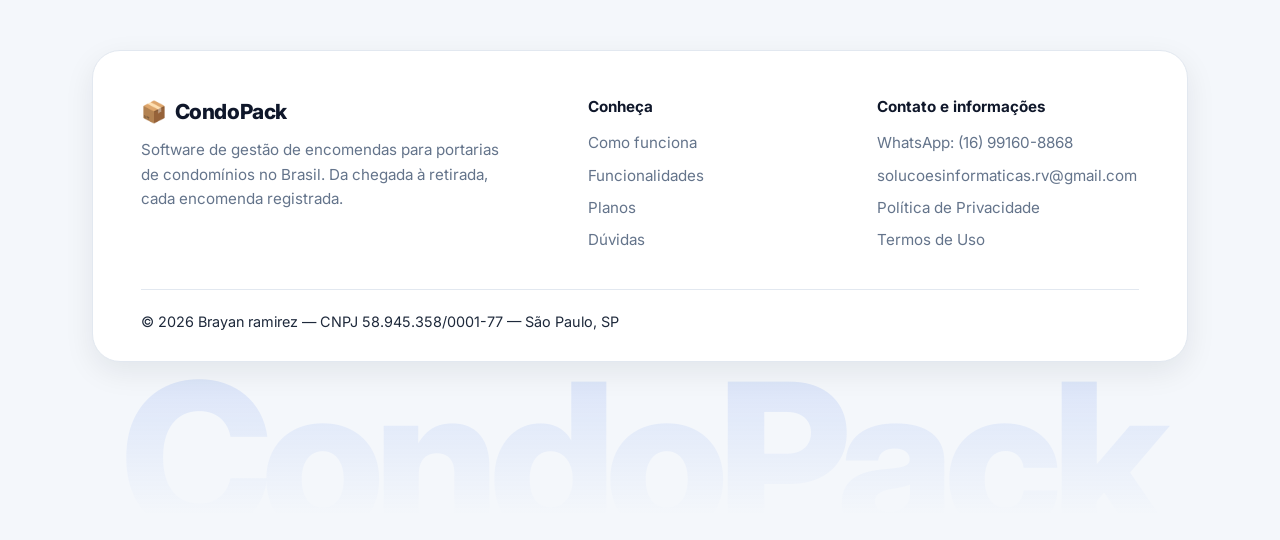
<file: privacidade.html>
<!doctype html>
<html lang="pt-BR">
<head>
  <meta charset="utf-8">
  <meta name="viewport" content="width=device-width, initial-scale=1">
  <title>Política de Privacidade — CondoPack</title>
  <meta name="description" content="Política de Privacidade do CondoPack (LGPD): quais dados de moradores, encomendas e porteiros tratamos, com quem compartilhamos, por quanto tempo guardamos e como exercer seus direitos.">
  <link rel="canonical" href="https://solucoesinformaticasrv-lab.github.io/condopack-site/privacidade.html">
  <meta property="og:type" content="article">
  <meta property="og:locale" content="pt_BR">
  <meta property="og:site_name" content="CondoPack">
  <meta property="og:title" content="Política de Privacidade — CondoPack">
  <meta property="og:description" content="Política de Privacidade do CondoPack (LGPD): quais dados de moradores, encomendas e porteiros tratamos, com quem compartilhamos, por quanto tempo guardamos e como exercer seus direitos.">
  <meta property="og:url" content="https://solucoesinformaticasrv-lab.github.io/condopack-site/privacidade.html">
  <meta name="theme-color" content="#2563EB">
  <link rel="icon" href="assets/favicon.svg" type="image/svg+xml">
  <link rel="preconnect" href="https://fonts.googleapis.com">
  <link rel="preconnect" href="https://fonts.gstatic.com" crossorigin>
  <link href="https://fonts.googleapis.com/css2?family=Inter:wght@400;500;600;700;800&display=swap" rel="stylesheet">
  <link rel="stylesheet" href="assets/style.css">
</head>
<body>
  <svg width="0" height="0" style="position:absolute" aria-hidden="true" focusable="false">
    <symbol id="i-arrow" viewBox="0 0 24 24"><path d="M7 17 17 7M8 7h9v9"/></symbol>
  </svg>

  <a class="skip-link" href="#conteudo">Pular para o conteúdo</a>

  <header class="site-header">
    <div class="container header-inner">
      <a class="logo" href="./" aria-label="CondoPack — página inicial"><span class="logo-emoji" aria-hidden="true">📦</span> CondoPack</a>
      <nav aria-label="Menu principal">
        <button class="nav-toggle" type="button" aria-expanded="false" aria-controls="menu" aria-label="Abrir menu">
          <span class="nav-toggle-bar" aria-hidden="true"></span>
        </button>
        <ul class="nav-menu" id="menu">
          <li><a href="./#como-funciona">Como funciona</a></li>
          <li><a href="./#funcionalidades">Funcionalidades</a></li>
          <li><a href="./#planos">Planos</a></li>
          <li><a href="./#duvidas">Dúvidas</a></li>
          <li class="nav-cta"><a class="btn btn-dark" href="./#contato">Fale conosco <span class="btn-arrow" aria-hidden="true"><svg class="icon"><use href="#i-arrow"/></svg></span></a></li>
        </ul>
      </nav>
    </div>
  </header>

  <main id="conteudo" class="legal">
    <div class="container">
      <article>
        <h1>Política de Privacidade</h1>
        <p class="updated">Última atualização: 24 de outubro de 2026</p>

        <p>Esta Política explica, de forma simples, quais dados pessoais o <strong>CondoPack</strong> trata, para quê, com quem eles são compartilhados, por quanto tempo são guardados e como você pode exercer seus direitos, de acordo com a Lei Geral de Proteção de Dados Pessoais (Lei nº 13.709/2018 — LGPD).</p>
        <p>O CondoPack é oferecido por <strong>Brayan ramirez</strong>, CNPJ 58.945.358/0001-77, com sede no estado de São Paulo.</p>

        <nav class="toc" aria-labelledby="titulo-indice">
          <p class="toc-title" id="titulo-indice">Índice</p>
          <ol>
            <li><a href="#quem-somos">Quem somos e quem é o responsável pelos dados</a></li>
            <li><a href="#dados">Quais dados tratamos</a></li>
            <li><a href="#finalidades">Para que usamos os dados</a></li>
            <li><a href="#bases-legais">Bases legais</a></li>
            <li><a href="#onde">Onde os dados ficam guardados</a></li>
            <li><a href="#compartilhamento">Com quem compartilhamos</a></li>
            <li><a href="#transferencia">Transferência internacional</a></li>
            <li><a href="#retencao">Por quanto tempo guardamos os dados</a></li>
            <li><a href="#seguranca">Segurança</a></li>
            <li><a href="#direitos">Seus direitos</a></li>
            <li><a href="#cookies">Cookies e este site</a></li>
            <li><a href="#alteracoes">Alterações desta Política</a></li>
            <li><a href="#contato">Contato do encarregado</a></li>
          </ol>
        </nav>

        <h2 id="quem-somos">1. Quem somos e quem é o responsável pelos dados</h2>
        <p>O CondoPack é um software online (SaaS) de gestão de encomendas para condomínios. Os porteiros usam o sistema para registrar os pacotes que chegam, avisar o morador pelo WhatsApp e registrar a entrega com assinatura e/ou foto.</p>
        <ul>
          <li><strong>O condomínio é o controlador</strong> dos dados: é ele quem decide usar o CondoPack e quais dados cadastrar.</li>
          <li><strong>O CondoPack é o operador</strong>: trata os dados em nome do condomínio, seguindo as instruções dele, apenas para prestar o serviço.</li>
        </ul>

        <h2 id="dados">2. Quais dados tratamos</h2>
        <p><strong>Moradores</strong></p>
        <ul>
          <li>Nome, apartamento, bloco e telefone (WhatsApp).</li>
          <li>Opcionalmente, e-mail e observações cadastradas pelo condomínio.</li>
        </ul>
        <p><strong>Encomendas</strong></p>
        <ul>
          <li>Data de recebimento e de entrega, quantidade de volumes, prateleira onde está guardada e código de rastreio.</li>
          <li>Porteiro que recebeu e porteiro que entregou.</li>
          <li>Assinatura digital e foto no momento da entrega.</li>
          <li>Foto da etiqueta do pacote, que pode mostrar o nome e o endereço do destinatário.</li>
        </ul>
        <p><strong>Porteiros</strong></p>
        <ul>
          <li>Nome.</li>
          <li>Foto (selfie) tirada no início de cada turno, para identificar quem estava de plantão.</li>
        </ul>

        <h2 id="finalidades">3. Para que usamos os dados</h2>
        <p>Usamos os dados <strong>somente</strong> para:</p>
        <ul>
          <li>registrar e localizar as encomendas na portaria;</li>
          <li>avisar o morador de que a encomenda chegou;</li>
          <li>comprovar que a encomenda foi entregue (assinatura e/ou foto);</li>
          <li>controlar os turnos da portaria;</li>
          <li>gerar o relatório mensal para o síndico.</li>
        </ul>
        <p>O CondoPack <strong>não vende</strong> dados pessoais e <strong>não os usa para publicidade</strong>.</p>

        <h2 id="bases-legais">4. Bases legais</h2>
        <p>Conforme o art. 7º da LGPD, o tratamento se apoia em:</p>
        <ul>
          <li><strong>Legítimo interesse</strong> (art. 7º, IX): o interesse do condomínio e dos próprios moradores em receber, guardar e entregar as encomendas com segurança, saber quem estava na portaria em cada turno e ter prova de cada entrega. Tratamos apenas os dados necessários para isso.</li>
          <li><strong>Execução de contrato e procedimentos relacionados</strong> (art. 7º, V): quando o titular é parte do contrato relacionado ao serviço de portaria — por exemplo, o porteiro em relação ao seu contrato de trabalho ou de prestação de serviço.</li>
        </ul>
        <p>Como essas bases não dependem de consentimento, o direito de revogar o consentimento só se aplica se, em algum caso específico, o condomínio pedir o seu consentimento para tratar algum dado.</p>

        <h2 id="onde">5. Onde os dados ficam guardados</h2>
        <p>A planilha com os registros e as fotos de cada condomínio ficam armazenadas na <strong>conta Google (Google Drive e Google Sheets) do próprio condomínio</strong>.</p>

        <h2 id="compartilhamento">6. Com quem compartilhamos</h2>
        <p>Para funcionar, o CondoPack usa os serviços abaixo, que tratam dados apenas para as finalidades descritas nesta Política:</p>
        <ul>
          <li><strong>Google</strong> (Drive, Sheets e Apps Script): armazenamento da planilha e das fotos e funcionamento do sistema. <strong>Google Gemini e Google Cloud Vision</strong>: leitura do texto da foto da etiqueta.</li>
          <li><strong>Groq</strong>: inteligência artificial que lê o texto da foto da etiqueta.</li>
          <li><strong>YCloud e Meta (WhatsApp)</strong>: envio do aviso automático de encomenda nos planos PRO e Premium. A mensagem contém o nome do morador, o nome do condomínio e os dados da encomenda e, em alguns casos, a foto da etiqueta.</li>
        </ul>
        <p>A inteligência artificial é usada <strong>apenas para extrair o texto da etiqueta</strong> (por exemplo, nome do destinatário e apartamento), para agilizar o cadastro.</p>
        <p>Os dados também podem ser informados a autoridades públicas quando houver obrigação legal ou ordem judicial.</p>

        <h2 id="transferencia">7. Transferência internacional</h2>
        <p>Alguns desses provedores (como Google, Groq, YCloud e Meta) processam dados em servidores fora do Brasil. Essa transferência internacional (art. 33 da LGPD) ocorre somente para as finalidades descritas nesta Política e na medida necessária para prestar o serviço.</p>

        <h2 id="retencao">8. Por quanto tempo guardamos os dados</h2>
        <ul>
          <li><strong>Fotos de etiquetas, assinaturas e fotos de entrega:</strong> apagadas automaticamente <strong>90 dias após a entrega</strong> (ou após o recebimento, se a encomenda for cancelada).</li>
          <li><strong>Fotos dos porteiros (selfie do turno):</strong> apagadas automaticamente <strong>90 dias após o turno</strong>.</li>
          <li><strong>Registros de texto das encomendas</strong> (sem fotos): mantidos enquanto o condomínio for cliente, para o histórico e o relatório mensal.</li>
          <li><strong>Cópias de segurança diárias da planilha:</strong> são guardadas as <strong>5 mais recentes</strong>; as anteriores são apagadas automaticamente.</li>
          <li><strong>Lixeira do Google Drive:</strong> os arquivos apagados vão para a lixeira do Google Drive, que os exclui definitivamente após <strong>30 dias</strong>.</li>
        </ul>
        <p>As mensagens de WhatsApp já entregues ficam no celular do morador e seguem as regras de retenção do WhatsApp e dos provedores de envio.</p>

        <h2 id="seguranca">9. Segurança</h2>
        <ul>
          <li>O acesso ao sistema é feito somente com uma conta Google autorizada.</li>
          <li>Cada condomínio vê apenas os seus próprios dados.</li>
          <li>As funções administrativas são protegidas por senha, verificada no servidor.</li>
          <li>São feitas cópias de segurança diárias da planilha.</li>
        </ul>

        <h2 id="direitos">10. Seus direitos</h2>
        <p>Pelo art. 18 da LGPD, você, titular dos dados, pode pedir:</p>
        <ul>
          <li>confirmação de que seus dados são tratados;</li>
          <li>acesso aos seus dados;</li>
          <li>correção de dados incompletos, inexatos ou desatualizados;</li>
          <li>anonimização, bloqueio ou eliminação de dados desnecessários, excessivos ou tratados em desacordo com a LGPD;</li>
          <li>informação sobre com quem seus dados foram compartilhados;</li>
          <li>revogação do consentimento, quando o tratamento se basear nele.</li>
        </ul>
        <p><strong>Como pedir:</strong> faça o pedido ao seu condomínio (síndico ou administração), que é o responsável pelos dados, ou diretamente ao CondoPack pelo e-mail <a href="mailto:solucoesinformaticas.rv@gmail.com">solucoesinformaticas.rv@gmail.com</a>. Quando o pedido chegar ao CondoPack, ajudaremos o condomínio a atendê-lo.</p>
        <p>Você também pode apresentar reclamação à Autoridade Nacional de Proteção de Dados (ANPD).</p>

        <h2 id="cookies">11. Cookies e este site</h2>
        <p>Este site institucional <strong>não usa cookies de rastreamento</strong> nem ferramentas de análise de visitas. Para exibir a fonte do texto, as páginas carregam a fonte Inter do Google Fonts; ao fazer isso, o seu navegador se conecta aos servidores do Google, que recebem informações técnicas como o endereço IP.</p>

        <h2 id="alteracoes">12. Alterações desta Política</h2>
        <p>Esta Política pode ser atualizada quando o serviço ou a legislação mudarem. A versão vigente fica sempre nesta página, com a data da última atualização no topo.</p>

        <h2 id="contato">13. Contato do encarregado</h2>
        <p>Encarregado pelo tratamento de dados pessoais: <strong>Brayan ramirez</strong><br>
        E-mail: <a href="mailto:solucoesinformaticas.rv@gmail.com">solucoesinformaticas.rv@gmail.com</a></p>

      </article>
    </div>
  </main>

<footer class="site-footer">
    <div class="container">
      <div class="footer-card">
        <div class="footer-top">
          <div>
            <p class="footer-brand"><span aria-hidden="true">📦</span> CondoPack</p>
            <p class="footer-about">Software de gestão de encomendas para portarias de condomínios no Brasil. Da chegada à retirada, cada encomenda registrada.</p>
          </div>
          <div>
            <p class="footer-title">Conheça</p>
            <ul class="footer-links">
              <li><a href="./#como-funciona">Como funciona</a></li>
              <li><a href="./#funcionalidades">Funcionalidades</a></li>
              <li><a href="./#planos">Planos</a></li>
              <li><a href="./#duvidas">Dúvidas</a></li>
            </ul>
          </div>
          <div>
            <p class="footer-title">Contato e informações</p>
            <ul class="footer-links">
              <li><a href="https://wa.me/5516991608868" target="_blank" rel="noopener">WhatsApp: (16) 99160-8868</a></li>
              <li><a href="mailto:solucoesinformaticas.rv@gmail.com">solucoesinformaticas.rv@gmail.com</a></li>
              <li><a href="privacidade.html">Política de Privacidade</a></li>
              <li><a href="termos.html">Termos de Uso</a></li>
            </ul>
          </div>
        </div>
        <p class="legal-line">© 2026 Brayan ramirez — CNPJ 58.945.358/0001-77 — São Paulo, SP</p>
      </div>
    </div>
    <span class="footer-wordmark" aria-hidden="true">CondoPack</span>
  </footer>

  <script src="assets/script.js" defer></script>
</body>
</html>
</file>
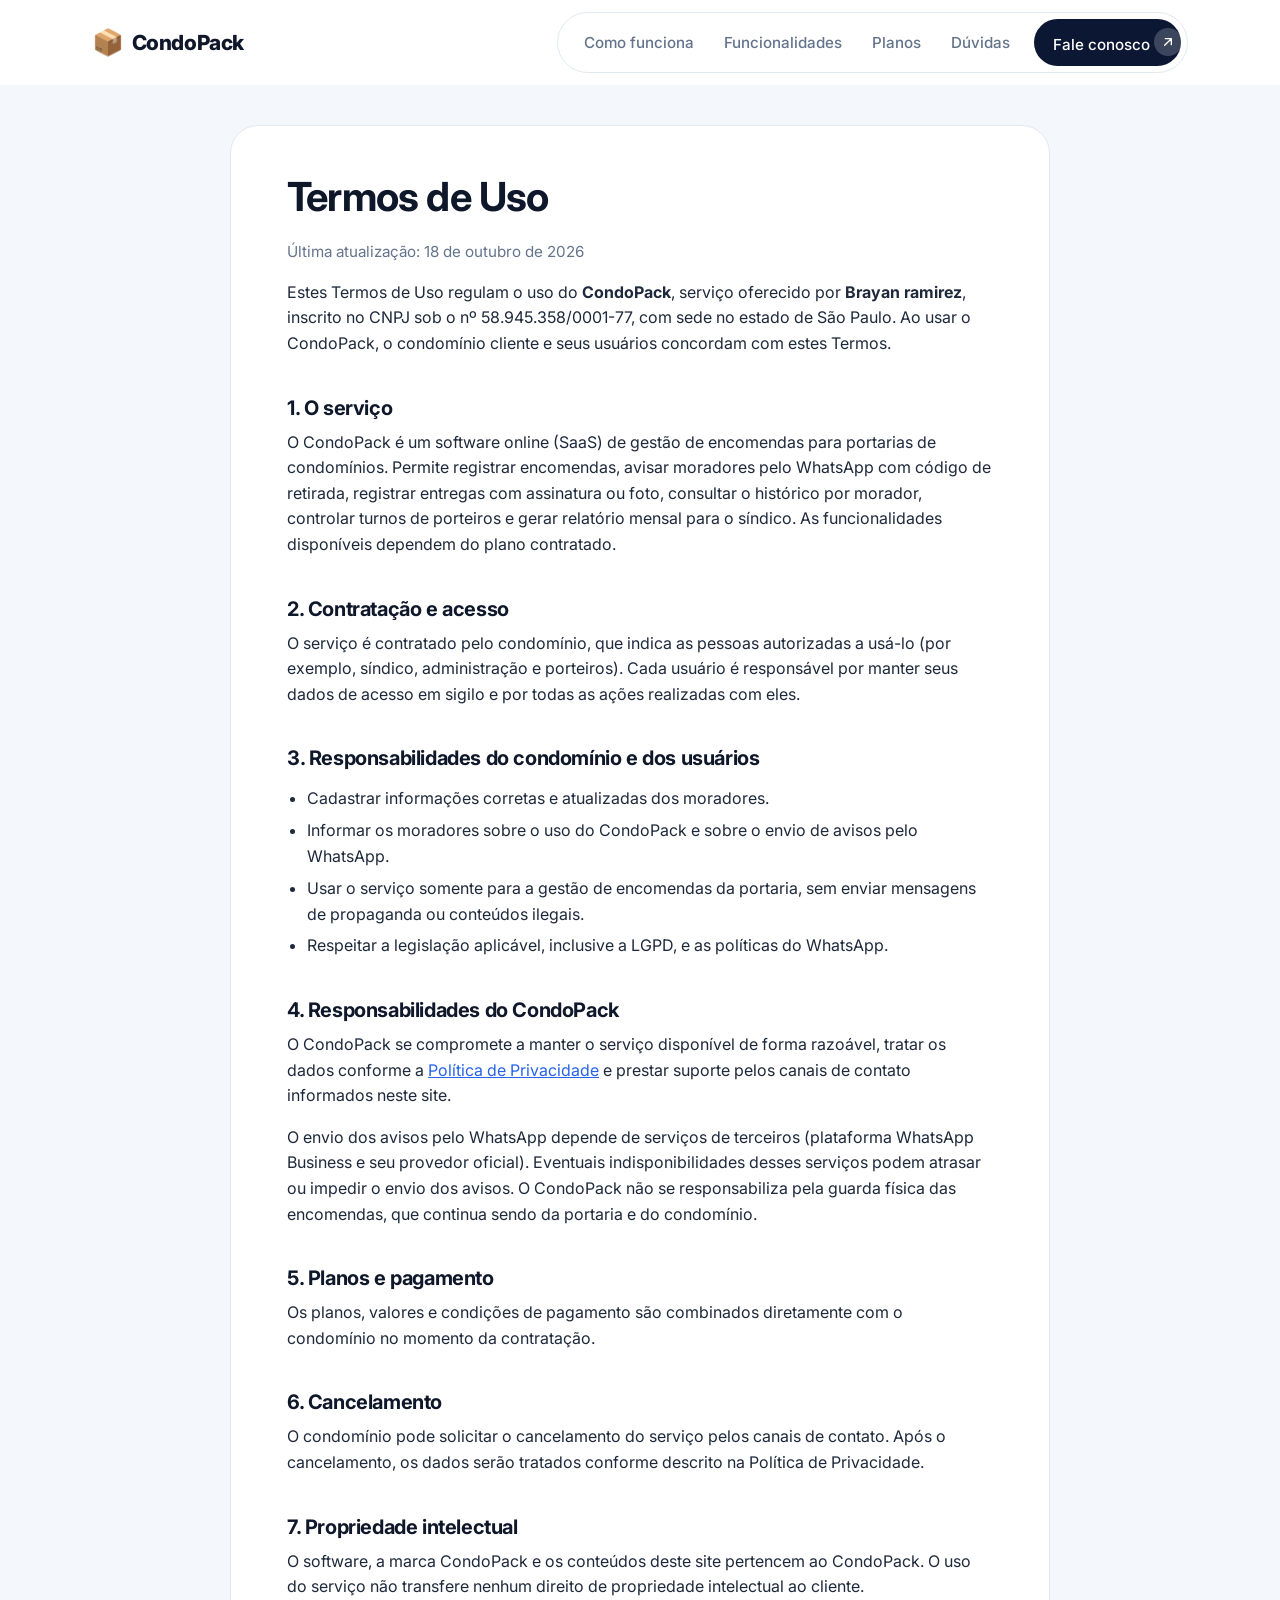
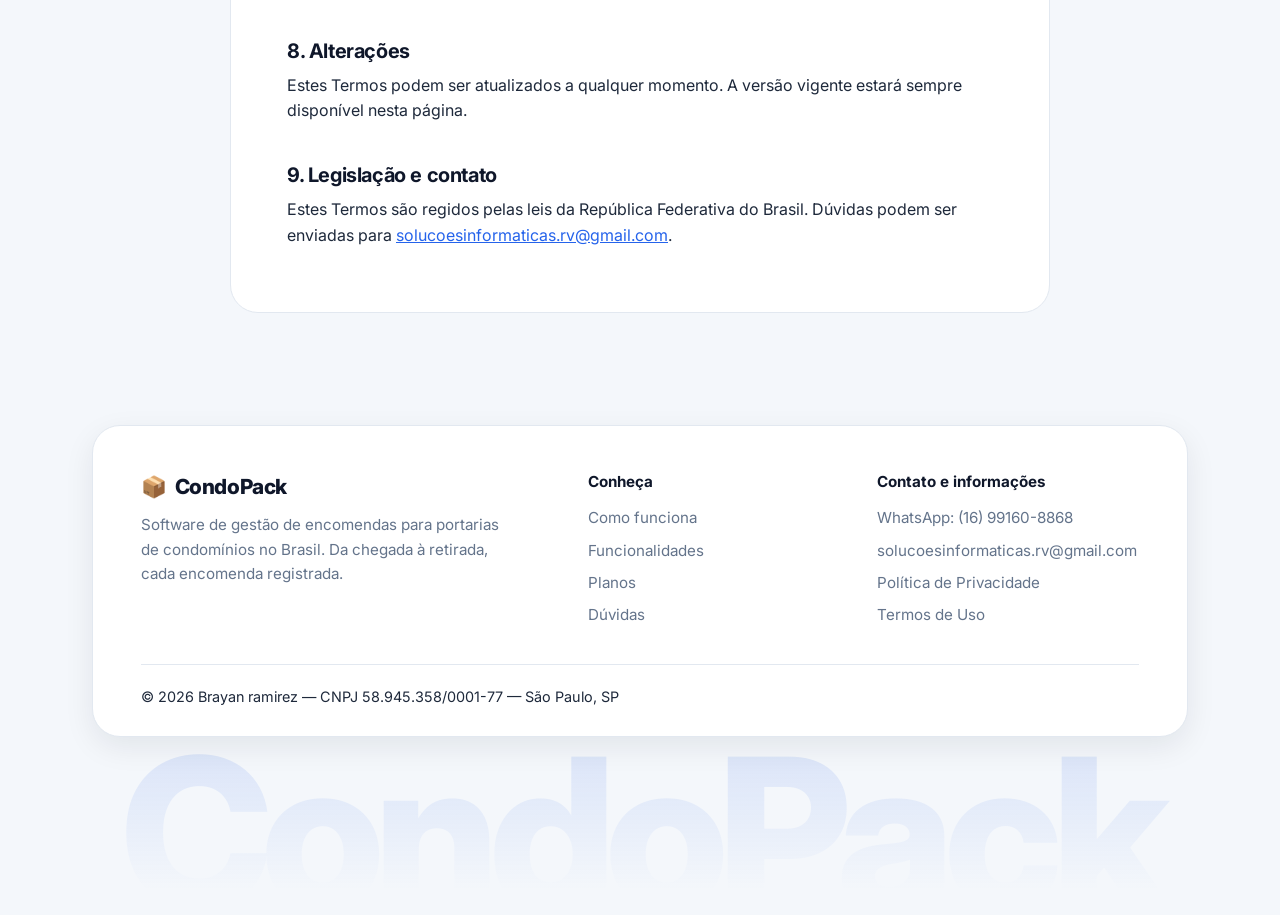
<file: termos.html>
<!doctype html>
<html lang="pt-BR">
<head>
  <meta charset="utf-8">
  <meta name="viewport" content="width=device-width, initial-scale=1">
  <title>Termos de Uso — CondoPack</title>
  <meta name="description" content="Termos de Uso do CondoPack, software de gestão de encomendas para portarias de condomínios.">
  <link rel="canonical" href="https://solucoesinformaticasrv-lab.github.io/condopack-site/termos.html">
  <meta property="og:type" content="article">
  <meta property="og:locale" content="pt_BR">
  <meta property="og:site_name" content="CondoPack">
  <meta property="og:title" content="Termos de Uso — CondoPack">
  <meta property="og:description" content="Termos de Uso do CondoPack, software de gestão de encomendas para portarias de condomínios.">
  <meta property="og:url" content="https://solucoesinformaticasrv-lab.github.io/condopack-site/termos.html">
  <meta name="theme-color" content="#2563EB">
  <link rel="icon" href="assets/favicon.svg" type="image/svg+xml">
  <link rel="preconnect" href="https://fonts.googleapis.com">
  <link rel="preconnect" href="https://fonts.gstatic.com" crossorigin>
  <link href="https://fonts.googleapis.com/css2?family=Inter:wght@400;500;600;700;800&display=swap" rel="stylesheet">
  <link rel="stylesheet" href="assets/style.css">
</head>
<body>
  <svg width="0" height="0" style="position:absolute" aria-hidden="true" focusable="false">
    <symbol id="i-arrow" viewBox="0 0 24 24"><path d="M7 17 17 7M8 7h9v9"/></symbol>
  </svg>

  <a class="skip-link" href="#conteudo">Pular para o conteúdo</a>

  <header class="site-header">
    <div class="container header-inner">
      <a class="logo" href="./" aria-label="CondoPack — página inicial"><span class="logo-emoji" aria-hidden="true">📦</span> CondoPack</a>
      <nav aria-label="Menu principal">
        <button class="nav-toggle" type="button" aria-expanded="false" aria-controls="menu" aria-label="Abrir menu">
          <span class="nav-toggle-bar" aria-hidden="true"></span>
        </button>
        <ul class="nav-menu" id="menu">
          <li><a href="./#como-funciona">Como funciona</a></li>
          <li><a href="./#funcionalidades">Funcionalidades</a></li>
          <li><a href="./#planos">Planos</a></li>
          <li><a href="./#duvidas">Dúvidas</a></li>
          <li class="nav-cta"><a class="btn btn-dark" href="./#contato">Fale conosco <span class="btn-arrow" aria-hidden="true"><svg class="icon"><use href="#i-arrow"/></svg></span></a></li>
        </ul>
      </nav>
    </div>
  </header>

    <main id="conteudo" class="legal">
    <div class="container">
      <article>
        <h1>Termos de Uso</h1>
        <p class="updated">Última atualização: 18 de outubro de 2026</p>

        <p>Estes Termos de Uso regulam o uso do <strong>CondoPack</strong>, serviço oferecido por <strong>Brayan ramirez</strong>, inscrito no CNPJ sob o nº 58.945.358/0001-77, com sede no estado de São Paulo. Ao usar o CondoPack, o condomínio cliente e seus usuários concordam com estes Termos.</p>

        <h2>1. O serviço</h2>
        <p>O CondoPack é um software online (SaaS) de gestão de encomendas para portarias de condomínios. Permite registrar encomendas, avisar moradores pelo WhatsApp com código de retirada, registrar entregas com assinatura ou foto, consultar o histórico por morador, controlar turnos de porteiros e gerar relatório mensal para o síndico. As funcionalidades disponíveis dependem do plano contratado.</p>

        <h2>2. Contratação e acesso</h2>
        <p>O serviço é contratado pelo condomínio, que indica as pessoas autorizadas a usá-lo (por exemplo, síndico, administração e porteiros). Cada usuário é responsável por manter seus dados de acesso em sigilo e por todas as ações realizadas com eles.</p>

        <h2>3. Responsabilidades do condomínio e dos usuários</h2>
        <ul>
          <li>Cadastrar informações corretas e atualizadas dos moradores.</li>
          <li>Informar os moradores sobre o uso do CondoPack e sobre o envio de avisos pelo WhatsApp.</li>
          <li>Usar o serviço somente para a gestão de encomendas da portaria, sem enviar mensagens de propaganda ou conteúdos ilegais.</li>
          <li>Respeitar a legislação aplicável, inclusive a LGPD, e as políticas do WhatsApp.</li>
        </ul>

        <h2>4. Responsabilidades do CondoPack</h2>
        <p>O CondoPack se compromete a manter o serviço disponível de forma razoável, tratar os dados conforme a <a href="privacidade.html">Política de Privacidade</a> e prestar suporte pelos canais de contato informados neste site.</p>
        <p>O envio dos avisos pelo WhatsApp depende de serviços de terceiros (plataforma WhatsApp Business e seu provedor oficial). Eventuais indisponibilidades desses serviços podem atrasar ou impedir o envio dos avisos. O CondoPack não se responsabiliza pela guarda física das encomendas, que continua sendo da portaria e do condomínio.</p>

        <h2>5. Planos e pagamento</h2>
        <p>Os planos, valores e condições de pagamento são combinados diretamente com o condomínio no momento da contratação.</p>

        <h2>6. Cancelamento</h2>
        <p>O condomínio pode solicitar o cancelamento do serviço pelos canais de contato. Após o cancelamento, os dados serão tratados conforme descrito na Política de Privacidade.</p>

        <h2>7. Propriedade intelectual</h2>
        <p>O software, a marca CondoPack e os conteúdos deste site pertencem ao CondoPack. O uso do serviço não transfere nenhum direito de propriedade intelectual ao cliente.</p>

        <h2>8. Alterações</h2>
        <p>Estes Termos podem ser atualizados a qualquer momento. A versão vigente estará sempre disponível nesta página.</p>

        <h2>9. Legislação e contato</h2>
        <p>Estes Termos são regidos pelas leis da República Federativa do Brasil. Dúvidas podem ser enviadas para <a href="mailto:solucoesinformaticas.rv@gmail.com">solucoesinformaticas.rv@gmail.com</a>.</p>

      </article>
    </div>
  </main>

<footer class="site-footer">
    <div class="container">
      <div class="footer-card">
        <div class="footer-top">
          <div>
            <p class="footer-brand"><span aria-hidden="true">📦</span> CondoPack</p>
            <p class="footer-about">Software de gestão de encomendas para portarias de condomínios no Brasil. Da chegada à retirada, cada encomenda registrada.</p>
          </div>
          <div>
            <p class="footer-title">Conheça</p>
            <ul class="footer-links">
              <li><a href="./#como-funciona">Como funciona</a></li>
              <li><a href="./#funcionalidades">Funcionalidades</a></li>
              <li><a href="./#planos">Planos</a></li>
              <li><a href="./#duvidas">Dúvidas</a></li>
            </ul>
          </div>
          <div>
            <p class="footer-title">Contato e informações</p>
            <ul class="footer-links">
              <li><a href="https://wa.me/5516991608868" target="_blank" rel="noopener">WhatsApp: (16) 99160-8868</a></li>
              <li><a href="mailto:solucoesinformaticas.rv@gmail.com">solucoesinformaticas.rv@gmail.com</a></li>
              <li><a href="privacidade.html">Política de Privacidade</a></li>
              <li><a href="termos.html">Termos de Uso</a></li>
            </ul>
          </div>
        </div>
        <p class="legal-line">© 2026 Brayan ramirez — CNPJ 58.945.358/0001-77 — São Paulo, SP</p>
      </div>
    </div>
    <span class="footer-wordmark" aria-hidden="true">CondoPack</span>
  </footer>

  <script src="assets/script.js" defer></script>
</body>
</html>
</file>
<file: assets/style.css>
:root {
  --blue: #2563EB;
  --blue-hover: #1D4ED8;
  --blue-soft: #DBEAFE;
  --blue-tint: #EFF5FF;
  --bg: #F4F7FB;
  --surface: #FFFFFF;
  --ink: #0F172A;
  --text: #1E293B;
  --muted: #64748B;
  --soft-ink: #7C8DB5;
  --border: #E2E8F0;
  --navy: #0B1733;
  --navy-2: #13224A;
  --green: #16A34A;
  --wa: #25D366;
  --radius: 20px;
  --radius-lg: 28px;
  --shadow: 0 10px 30px rgba(15, 23, 42, .08);
  --shadow-lg: 0 30px 60px -20px rgba(15, 23, 42, .25);
  --max: 1160px;
}

*, *::before, *::after { box-sizing: border-box; }

html { scroll-behavior: smooth; scroll-padding-top: 96px; }
@media (prefers-reduced-motion: reduce) {
  html { scroll-behavior: auto; }
  *, *::before, *::after { animation-duration: .01ms !important; animation-iteration-count: 1 !important; transition-duration: .01ms !important; }
}

body {
  margin: 0;
  font-family: "Inter", system-ui, -apple-system, "Segoe UI", Roboto, sans-serif;
  font-size: 1rem;
  line-height: 1.6;
  color: var(--text);
  background: var(--surface);
  -webkit-font-smoothing: antialiased;
}

img, svg { max-width: 100%; }
h1, h2, h3 { line-height: 1.15; margin: 0 0 .5em; color: var(--ink); letter-spacing: -.02em; }
p { margin: 0 0 1em; }
a { color: var(--blue); }
a:hover { color: var(--blue-hover); }
:focus-visible { outline: 3px solid var(--blue); outline-offset: 3px; border-radius: 6px; }

.container { width: 100%; max-width: var(--max); margin: 0 auto; padding: 0 16px; }
@media (min-width: 768px) { .container { padding: 0 32px; } }

.skip-link {
  position: absolute; left: 16px; top: -48px;
  background: var(--blue); color: #fff; padding: 8px 14px; border-radius: 8px;
  z-index: 100; text-decoration: none;
}
.skip-link:focus { top: 12px; color: #fff; }

.icon { width: 24px; height: 24px; fill: none; stroke: currentColor; stroke-width: 2; stroke-linecap: round; stroke-linejoin: round; flex-shrink: 0; }

/* ---------- Cabeçalho ---------- */
.site-header { position: sticky; top: 0; z-index: 50; padding: 12px 0; background: rgba(255, 255, 255, .85); backdrop-filter: saturate(180%) blur(12px); -webkit-backdrop-filter: saturate(180%) blur(12px); }
.header-inner { display: flex; align-items: center; justify-content: space-between; gap: 16px; }
.logo { display: inline-flex; align-items: center; gap: 8px; font-weight: 800; font-size: 1.3rem; color: var(--ink); text-decoration: none; letter-spacing: -.02em; }
.logo:hover { color: var(--ink); }
.logo-emoji { font-size: 1.6rem; }
.logo-dot { color: var(--blue); }

.nav-toggle {
  display: inline-flex; align-items: center; justify-content: center;
  width: 44px; height: 44px; border: 1px solid var(--border); border-radius: 999px;
  background: var(--surface); cursor: pointer; padding: 0;
}
.nav-toggle-bar, .nav-toggle-bar::before, .nav-toggle-bar::after { display: block; width: 18px; height: 2px; background: var(--ink); position: relative; content: ""; border-radius: 2px; }
.nav-toggle-bar::before { position: absolute; top: -6px; }
.nav-toggle-bar::after { position: absolute; top: 6px; }

.nav-menu {
  display: none; position: absolute; top: 68px; left: 16px; right: 16px;
  background: var(--surface); border: 1px solid var(--border); border-radius: var(--radius);
  box-shadow: var(--shadow-lg); list-style: none; margin: 0; padding: 8px;
}
.nav-menu.is-open { display: block; }
.nav-menu a { display: block; padding: 12px 16px; color: var(--text); text-decoration: none; font-weight: 500; border-radius: 12px; }
.nav-menu a:hover { background: var(--bg); color: var(--ink); }
.nav-menu a[aria-current="page"] { color: var(--blue); }
.nav-menu .nav-cta { margin-top: 4px; }

@media (min-width: 900px) {
  .nav-toggle { display: none; }
  .nav-menu {
    display: flex; position: static; align-items: center; gap: 2px; padding: 6px 6px 6px 12px;
    border-radius: 999px; box-shadow: none; background: var(--surface);
  }
  .nav-menu a { padding: 8px 14px; font-size: .95rem; color: var(--muted); border-radius: 999px; }
  .nav-menu a:hover { background: var(--bg); color: var(--ink); }
  .nav-menu .nav-cta { margin: 0 0 0 8px; }
}

/* ---------- Botões ---------- */
.btn {
  display: inline-flex; align-items: center; justify-content: center; gap: 10px;
  min-height: 48px; padding: 12px 22px; border-radius: 999px;
  font-weight: 600; font-size: 1rem; text-decoration: none; border: 1px solid transparent;
  transition: background-color .2s, color .2s, border-color .2s, transform .2s, box-shadow .2s;
}
.btn:hover { transform: translateY(-1px); }
.btn-primary { background: var(--blue); color: #fff; box-shadow: 0 8px 20px -8px rgba(37, 99, 235, .6); }
.btn-primary:hover { background: var(--blue-hover); color: #fff; }
.btn-dark { background: var(--navy); color: #fff; }
.btn-dark:hover { background: var(--navy-2); color: #fff; }
.btn-ghost { background: transparent; color: var(--ink); border-color: var(--border); }
.btn-ghost:hover { background: var(--surface); color: var(--ink); border-color: var(--ink); }
.btn-white { background: #fff; color: var(--navy); }
.btn-white:hover { background: var(--blue-soft); color: var(--navy); }
.btn-outline { border-color: var(--blue); color: var(--blue); background: transparent; }
.btn-outline:hover { background: var(--blue); color: #fff; }
.btn-arrow { display: inline-flex; align-items: center; justify-content: center; width: 28px; height: 28px; margin-right: -10px; border-radius: 50%; background: rgba(255, 255, 255, .2); }
.btn-arrow .icon { width: 16px; height: 16px; }
.nav-menu a.btn-dark, .nav-menu a.btn-dark:hover { color: #fff; padding: 8px 8px 8px 18px; min-height: 44px; }
.nav-menu a.btn-dark:hover { background: var(--navy-2); }

/* ---------- Tipografia de seção ---------- */
section { padding: 72px 0; }
@media (min-width: 900px) { section { padding: 104px 0; } }
.eyebrow { display: inline-flex; align-items: center; gap: 8px; font-size: .78rem; font-weight: 700; letter-spacing: .08em; text-transform: uppercase; color: var(--blue); margin-bottom: 16px; }
.eyebrow::before { content: ""; width: 6px; height: 6px; border-radius: 50%; background: currentColor; }
.title-xl { font-size: clamp(2rem, 5vw, 3.2rem); font-weight: 800; }
.title-xl .tone, .hero h1 .tone { color: var(--soft-ink); }
.section-head { max-width: 640px; margin-bottom: 40px; }
.section-head p, .lead-text { color: var(--muted); font-size: 1.08rem; }
.split-head { display: grid; gap: 16px; margin-bottom: 48px; align-items: end; }
@media (min-width: 900px) { .split-head { grid-template-columns: 1.3fr 1fr; } .split-head p { max-width: 360px; justify-self: end; margin: 0; } }

/* ---------- Hero ---------- */
.hero { padding: 8px 0 0; }
.hero-shell {
  position: relative; overflow: hidden;
  margin: 0 8px; border-radius: var(--radius-lg);
  background:
    radial-gradient(1200px 500px at 85% 10%, rgba(37, 99, 235, .18), transparent 60%),
    radial-gradient(800px 400px at 0% 100%, rgba(56, 189, 248, .16), transparent 60%),
    linear-gradient(180deg, #EEF4FF 0%, #F6F9FF 100%);
}
@media (min-width: 768px) { .hero-shell { margin: 0 16px; } }
.hero-rings { position: absolute; right: -180px; top: 50%; width: 900px; height: 900px; transform: translateY(-50%); pointer-events: none; opacity: .6;
  background: repeating-radial-gradient(circle, transparent 0 70px, rgba(37, 99, 235, .07) 70px 72px); border-radius: 50%; }
.hero-grid { position: relative; display: grid; gap: 48px; padding-top: 48px; padding-bottom: 56px; align-items: center; }
@media (min-width: 960px) { .hero-grid { grid-template-columns: 1.1fr .9fr; padding-top: 72px; padding-bottom: 80px; } }
.hero-badge { display: inline-flex; align-items: center; gap: 8px; padding: 6px 14px 6px 6px; border-radius: 999px; background: rgba(255, 255, 255, .8); border: 1px solid rgba(37, 99, 235, .15); font-size: .88rem; font-weight: 500; color: var(--ink); margin-bottom: 24px; }
.hero-badge-icon { display: inline-flex; align-items: center; justify-content: center; width: 28px; height: 28px; border-radius: 50%; background: var(--blue); color: #fff; font-size: .95rem; }
.hero h1 { font-size: clamp(2.4rem, 6.4vw, 4.2rem); font-weight: 800; letter-spacing: -.035em; line-height: 1.02; margin-bottom: 24px; }
.hero h1 .accent { color: var(--blue); display: block; }
.hero .lead { font-size: 1.15rem; color: var(--muted); max-width: 520px; margin-bottom: 32px; }
.hero-actions { display: flex; flex-wrap: wrap; gap: 12px; margin-bottom: 32px; }
.hero-points { display: flex; flex-wrap: wrap; gap: 8px 20px; list-style: none; padding: 0; margin: 0; color: var(--text); font-size: .95rem; font-weight: 500; }
.hero-points li { display: inline-flex; align-items: center; gap: 8px; }
.hero-points .icon { width: 18px; height: 18px; color: var(--green); }

/* Mockup do celular */
.hero-visual { position: relative; display: flex; justify-content: center; padding: 0 0 24px; }
.phone {
  position: relative; width: 300px; max-width: 82vw; aspect-ratio: 300 / 610;
  border-radius: 46px; background: #0B1220; padding: 10px;
  box-shadow: var(--shadow-lg), inset 0 0 0 2px #1F2937;
  transform: rotate(4deg);
}
.phone-screen { position: relative; height: 100%; border-radius: 37px; overflow: hidden; background: #F8FAFC; display: flex; flex-direction: column; }
.phone-notch { position: absolute; top: 10px; left: 50%; transform: translateX(-50%); width: 92px; height: 26px; border-radius: 20px; background: #0B1220; z-index: 2; }
.app-top { background: linear-gradient(160deg, var(--blue) 0%, #1E40AF 100%); color: #fff; padding: 46px 16px 18px; }
.app-status { display: flex; justify-content: space-between; font-size: .7rem; font-weight: 600; opacity: .9; position: absolute; top: 14px; left: 26px; right: 26px; color: #fff; }
.app-hello { font-weight: 700; font-size: 1rem; margin: 0; }
.app-sub { font-size: .72rem; opacity: .85; margin: 0 0 12px; }
.app-pill { display: flex; align-items: center; justify-content: space-between; background: rgba(255, 255, 255, .16); border-radius: 14px; padding: 10px 12px; font-size: .72rem; }
.app-pill strong { display: block; font-size: .95rem; }
.app-body { padding: 14px; display: grid; gap: 8px; }
.app-label { font-size: .75rem; font-weight: 700; color: var(--ink); margin: 2px 2px 0; }
.app-card { display: flex; align-items: center; gap: 10px; background: #fff; border: 1px solid var(--border); border-radius: 14px; padding: 10px; }
.app-card strong { display: block; font-size: .78rem; color: var(--ink); line-height: 1.25; }
.app-card span { display: block; font-size: .66rem; color: var(--muted); line-height: 1.3; }
.app-ico { display: inline-flex; align-items: center; justify-content: center; width: 32px; height: 32px; border-radius: 10px; background: var(--blue-tint); color: var(--blue); flex-shrink: 0; }
.app-ico .icon { width: 17px; height: 17px; }
.app-card.featured { background: var(--blue); border-color: var(--blue); }
.app-card.featured strong, .app-card.featured span { color: #fff; }
.app-card.featured .app-ico { background: rgba(255, 255, 255, .2); color: #fff; }
.app-grid { display: grid; grid-template-columns: 1fr 1fr; gap: 8px; }
.app-grid .app-card { flex-direction: column; align-items: flex-start; gap: 6px; }

.float-card {
  position: absolute; background: #fff; border-radius: 18px; box-shadow: var(--shadow-lg);
  border: 1px solid var(--border); padding: 12px 14px; font-size: .82rem; max-width: 250px;
}
.float-wa { left: 0; bottom: 70px; animation: floaty 6s ease-in-out infinite; }
.float-ok { right: 0; top: 46%; display: flex; align-items: center; gap: 10px; animation: floaty 6s ease-in-out -3s infinite; }
@media (min-width: 1100px) { .float-wa { left: -10px; } .float-ok { right: -10px; } }
.float-head { display: flex; align-items: center; gap: 8px; font-weight: 700; color: var(--ink); margin-bottom: 6px; font-size: .78rem; }
.wa-dot { display: inline-flex; align-items: center; justify-content: center; width: 24px; height: 24px; border-radius: 50%; background: var(--wa); color: #fff; }
.wa-dot .icon { width: 14px; height: 14px; }
.float-time { margin-left: auto; color: var(--muted); font-weight: 500; font-size: .7rem; }
.float-wa p { margin: 0; color: var(--text); line-height: 1.45; }
.float-wa code { font-family: inherit; font-weight: 700; color: var(--ink); background: var(--blue-tint); padding: 1px 6px; border-radius: 6px; }
.ok-ico { display: inline-flex; align-items: center; justify-content: center; width: 34px; height: 34px; border-radius: 50%; background: #DCFCE7; color: var(--green); }
.ok-ico .icon { width: 18px; height: 18px; }
.float-ok strong { display: block; color: var(--ink); font-size: .82rem; }
.float-ok span { color: var(--muted); font-size: .72rem; }
.illus-note { position: absolute; bottom: 0; left: 50%; transform: translateX(-50%); font-size: .72rem; color: var(--muted); white-space: nowrap; }
@keyframes floaty { 0%, 100% { transform: translateY(0); } 50% { transform: translateY(-10px); } }

/* Faixa de frases */
.marquee { padding: 28px 0; border-bottom: 1px solid var(--border); overflow: hidden; }
.marquee-track { display: flex; gap: 48px; width: max-content; animation: marquee 40s linear infinite; }
.marquee-track span { display: inline-flex; align-items: center; gap: 48px; font-weight: 600; color: var(--soft-ink); white-space: nowrap; font-size: 1.05rem; }
.marquee-track span::after { content: "✦"; color: var(--blue); }
@keyframes marquee { to { transform: translateX(-50%); } }

/* ---------- Como funciona ---------- */
.steps-wrap { display: grid; gap: 32px; align-items: start; }
@media (min-width: 960px) { .steps-wrap { grid-template-columns: 1fr 1fr; gap: 56px; } }
.step-list { list-style: none; margin: 0; padding: 0; border-top: 1px solid var(--border); }
.step-item { border-bottom: 1px solid var(--border); }
.step-btn {
  display: grid; grid-template-columns: 44px 1fr 36px; gap: 8px; width: 100%; text-align: left;
  padding: 24px 0; background: none; border: 0; cursor: pointer; font: inherit; color: inherit;
}
.step-num { font-weight: 600; color: var(--soft-ink); padding-top: 2px; }
.step-title { display: block; font-weight: 700; letter-spacing: -.02em; line-height: 1.2;  font-size: 1.3rem; margin: 0 0 6px; color: var(--soft-ink); transition: color .2s; }
.step-text { display: block;  margin: 0; color: var(--muted); font-size: .98rem; }
.step-go { display: inline-flex; align-items: center; justify-content: center; width: 36px; height: 36px; border-radius: 50%; background: var(--bg); color: var(--soft-ink); transition: background .2s, color .2s; }
.step-go .icon { width: 16px; height: 16px; }
.step-item.is-active .step-num { color: var(--blue); }
.step-item.is-active .step-title { color: var(--ink); }
.step-item.is-active .step-go { background: var(--blue); color: #fff; }

.flow-card {
  position: relative; border-radius: var(--radius-lg); border: 1px solid var(--border); padding: 28px;
  background-color: var(--bg);
  background-image: radial-gradient(rgba(37, 99, 235, .12) 1px, transparent 1px);
  background-size: 18px 18px;
  min-height: 380px;
}
@media (min-width: 960px) { .flow-card { position: sticky; top: 110px; } }
.flow-label { display: flex; align-items: center; gap: 8px; font-size: .72rem; font-weight: 700; letter-spacing: .06em; text-transform: uppercase; color: var(--ink); margin-bottom: 28px; }
.flow-label::before { content: ""; width: 7px; height: 7px; border-radius: 50%; background: var(--green); }
.flow-nodes { display: flex; align-items: center; justify-content: space-between; max-width: 380px; margin: 0 auto 28px; }
.flow-node { display: inline-flex; align-items: center; justify-content: center; width: 48px; height: 48px; border-radius: 14px; background: #fff; border: 1px solid var(--border); color: var(--soft-ink); transition: background .3s, color .3s, border-color .3s; flex-shrink: 0; }
.flow-node.is-done { background: var(--blue); border-color: var(--blue); color: #fff; }
.flow-line { flex: 1; height: 2px; background: var(--border); margin: 0 6px; position: relative; overflow: hidden; }
.flow-line::after { content: ""; position: absolute; inset: 0; background: var(--blue); transform: scaleX(0); transform-origin: left; transition: transform .4s; }
.flow-line.is-done::after { transform: scaleX(1); }
.flow-panel { background: #fff; border: 1px solid var(--border); border-radius: var(--radius); padding: 22px; box-shadow: var(--shadow); max-width: 380px; margin: 0 auto; min-height: 176px; }
.flow-panel[hidden] { display: none; }
.flow-panel.is-in { animation: panelIn .4s ease; }
@keyframes panelIn { from { opacity: 0; transform: translateY(8px); } to { opacity: 1; transform: none; } }
.flow-meta { display: flex; justify-content: space-between; font-size: .72rem; color: var(--muted); text-transform: uppercase; letter-spacing: .04em; margin-bottom: 10px; }
.flow-panel .flow-title { font-weight: 700;  margin: 0 0 6px; font-size: 1.25rem; color: var(--ink); letter-spacing: -.01em; }
.flow-panel p { margin: 0 0 14px; color: var(--muted); font-size: .95rem; }
.flow-foot { display: flex; align-items: center; justify-content: space-between; border-top: 1px solid var(--border); padding-top: 12px; font-size: .8rem; color: var(--green); font-weight: 500; }
.flow-foot .icon { width: 18px; height: 18px; }
.flow-dots { display: flex; justify-content: center; gap: 6px; margin-top: 22px; }
.flow-dots span { width: 18px; height: 3px; border-radius: 3px; background: var(--border); transition: background .3s, width .3s; }
.flow-dots span.is-active { background: var(--blue); width: 26px; }

/* ---------- Funcionalidades ---------- */
.features-wrap { display: grid; gap: 40px; }
@media (min-width: 960px) { .features-wrap { grid-template-columns: .9fr 1.1fr; gap: 56px; } .features-wrap .section-head { position: sticky; top: 120px; align-self: start; } }
.feature-grid { display: grid; gap: 14px; }
@media (min-width: 600px) { .feature-grid { grid-template-columns: 1fr 1fr; } }
.feature {
  background: var(--surface); border: 1px solid var(--border); border-radius: var(--radius);
  padding: 24px; transition: border-color .2s, box-shadow .2s, transform .2s;
}
.feature:hover { border-color: rgba(37, 99, 235, .35); box-shadow: var(--shadow); transform: translateY(-2px); }
.feature .feature-ico { display: inline-flex; align-items: center; justify-content: center; width: 44px; height: 44px; border-radius: 12px; background: var(--blue-tint); color: var(--blue); margin-bottom: 16px; }
.feature h3 { font-size: 1.08rem; margin-bottom: 6px; }
.feature p { color: var(--muted); margin: 0; font-size: .95rem; }
.check-list { list-style: none; padding: 0; margin: 24px 0 0; display: grid; gap: 10px; }
.check-list li { display: flex; gap: 10px; align-items: flex-start; font-weight: 500; color: var(--ink); }
.check-list .icon { color: var(--blue); width: 20px; height: 20px; margin-top: 2px; }

/* ---------- Seção escura ---------- */
.dark { background: var(--navy); color: #CBD5E1; position: relative; overflow: hidden; }
.dark::before { content: ""; position: absolute; width: 700px; height: 700px; right: -250px; top: -300px; border-radius: 50%; background: radial-gradient(circle, rgba(37, 99, 235, .35), transparent 65%); pointer-events: none; }
.dark .container { position: relative; }
.dark h2, .dark h3 { color: #fff; }
.dark .title-xl .tone { color: #8EA2CC; }
.dark .eyebrow { color: #93C5FD; }
.pillars { display: grid; gap: 0; margin-top: 48px; }
@media (min-width: 860px) { .pillars { grid-template-columns: repeat(3, 1fr); gap: 32px; } }
.pillar { border-top: 1px solid rgba(255, 255, 255, .14); padding: 28px 0; }
.pillar .icon { color: #93C5FD; width: 28px; height: 28px; margin-bottom: 18px; }
.pillar-tag { font-size: .7rem; font-weight: 700; letter-spacing: .08em; text-transform: uppercase; color: #93C5FD; margin-bottom: 10px; }
.pillar h3 { font-size: 1.45rem; margin-bottom: 10px; }
.pillar p { color: #A5B4D0; margin: 0; }

/* ---------- Privacidade (destaque) ---------- */
.trust-wrap { display: grid; gap: 40px; align-items: center; }
@media (min-width: 960px) { .trust-wrap { grid-template-columns: 1fr 1fr; gap: 56px; } }
.trust-card { background: var(--bg); border: 1px solid var(--border); border-radius: var(--radius-lg); padding: 28px; display: grid; gap: 12px; }
.trust-row { display: flex; gap: 14px; align-items: flex-start; background: #fff; border: 1px solid var(--border); border-radius: 16px; padding: 16px 18px; }
.trust-row .feature-ico { display: inline-flex; align-items: center; justify-content: center; width: 40px; height: 40px; border-radius: 12px; background: var(--blue-tint); color: var(--blue); flex-shrink: 0; }
.trust-row strong { display: block; color: var(--ink); }
.trust-row span { color: var(--muted); font-size: .92rem; }
.timer-chips { display: flex; flex-wrap: wrap; gap: 8px; margin-top: 24px; }
.chip { display: inline-flex; align-items: center; gap: 8px; padding: 8px 14px; border: 1px solid var(--border); border-radius: 999px; font-size: .9rem; font-weight: 500; color: var(--ink); background: #fff; }
.chip .icon { width: 16px; height: 16px; color: var(--blue); }

/* ---------- Planos ---------- */
.plans-section { background: var(--bg); }
.plans { display: grid; gap: 16px; }
@media (min-width: 900px) { .plans { grid-template-columns: repeat(3, 1fr); align-items: stretch; } }
.plan { position: relative; display: flex; flex-direction: column; background: #fff; border: 1px solid var(--border); border-radius: var(--radius-lg); padding: 28px; }
.plan-name { font-size: 1.4rem; margin-bottom: 4px; }
.plan-tagline { color: var(--blue); font-weight: 600; font-size: .9rem; margin-bottom: 14px; }
.plan-desc { color: var(--muted); flex: 1; margin-bottom: 20px; }
.plan-price { font-size: 2.1rem; font-weight: 800; color: var(--ink); letter-spacing: -.03em; margin-bottom: 14px; line-height: 1.1; }
.plan-price small { display: block; font-size: .85rem; font-weight: 500; color: var(--muted); letter-spacing: 0; }
.plan .btn { width: 100%; }
.plan-featured { background: var(--navy); border-color: var(--navy); color: #CBD5E1; box-shadow: var(--shadow-lg); }
.plan-featured .plan-name, .plan-featured .plan-price { color: #fff; }
.plan-featured .plan-tagline { color: #93C5FD; }
.plan-featured .plan-desc, .plan-featured .plan-price small { color: #A5B4D0; }
.plan-badge { position: absolute; top: 20px; right: 20px; font-size: .72rem; font-weight: 700; letter-spacing: .04em; text-transform: uppercase; background: var(--blue); color: #fff; padding: 4px 10px; border-radius: 999px; }
.plans-includes { margin-top: 24px; background: #fff; border: 1px solid var(--border); border-radius: var(--radius-lg); padding: 24px 28px; display: grid; gap: 16px; }
@media (min-width: 900px) { .plans-includes { grid-template-columns: auto 1fr; align-items: center; gap: 32px; } }
.plans-includes p { margin: 0; font-weight: 700; color: var(--ink); }
.plans-includes ul { list-style: none; padding: 0; margin: 0; display: flex; flex-wrap: wrap; gap: 10px 24px; }
.plans-includes li { display: inline-flex; align-items: center; gap: 8px; color: var(--text); font-size: .95rem; }
.plans-includes .icon { width: 18px; height: 18px; color: var(--green); }

/* ---------- Dúvidas ---------- */
.faq-wrap { display: grid; gap: 32px; }
@media (min-width: 960px) { .faq-wrap { grid-template-columns: .8fr 1.2fr; gap: 56px; } }
.faq { border-top: 1px solid var(--border); }
.faq details { border-bottom: 1px solid var(--border); }
.faq summary { display: flex; justify-content: space-between; align-items: center; gap: 16px; padding: 22px 0; cursor: pointer; font-weight: 600; font-size: 1.08rem; color: var(--ink); list-style: none; }
.faq summary::-webkit-details-marker { display: none; }
.faq summary .plus { position: relative; width: 32px; height: 32px; border-radius: 50%; background: var(--bg); flex-shrink: 0; transition: background .2s, transform .3s; }
.faq summary .plus::before, .faq summary .plus::after { content: ""; position: absolute; left: 50%; top: 50%; width: 12px; height: 2px; background: var(--ink); transform: translate(-50%, -50%); border-radius: 2px; }
.faq summary .plus::after { transform: translate(-50%, -50%) rotate(90deg); }
.faq details[open] summary .plus { background: var(--blue); transform: rotate(45deg); }
.faq details[open] summary .plus::before, .faq details[open] summary .plus::after { background: #fff; }
.faq details p { color: var(--muted); padding: 0 48px 22px 0; margin: 0; }

/* ---------- CTA / Contato ---------- */
.cta { padding-top: 0; }
.cta-card {
  position: relative; overflow: hidden; border-radius: var(--radius-lg); padding: 40px 24px;
  background: linear-gradient(135deg, var(--blue) 0%, #1E3A8A 100%); color: #DBEAFE;
  display: grid; gap: 32px;
}
@media (min-width: 900px) { .cta-card { grid-template-columns: 1.2fr 1fr; padding: 64px; align-items: center; } }
.cta-card::after { content: ""; position: absolute; width: 520px; height: 520px; right: -160px; bottom: -260px; border-radius: 50%; background: repeating-radial-gradient(circle, transparent 0 40px, rgba(255, 255, 255, .08) 40px 42px); pointer-events: none; }
.cta-card h2 { color: #fff; font-size: clamp(2rem, 5vw, 3rem); font-weight: 800; }
.cta-card h2 .tone { color: #BFDBFE; }
.cta-card .btn { position: relative; z-index: 1; }
.contact-box { position: relative; z-index: 1; background: rgba(255, 255, 255, .1); border: 1px solid rgba(255, 255, 255, .2); border-radius: var(--radius); padding: 8px; }
.contact-link { display: flex; align-items: center; gap: 14px; padding: 14px 16px; border-radius: 14px; color: #fff; text-decoration: none; }
.contact-link:hover { background: rgba(255, 255, 255, .1); color: #fff; }
.contact-link .c-ico { display: inline-flex; align-items: center; justify-content: center; width: 42px; height: 42px; border-radius: 12px; background: #fff; color: var(--blue); flex-shrink: 0; }
.contact-link small { display: block; color: #BFDBFE; font-size: .8rem; }
.contact-link strong { display: block; font-weight: 600; word-break: break-word; }

/* ---------- Demonstração ---------- */
.demo-section { background: linear-gradient(160deg, var(--navy) 0%, #13224A 60%, #1E3A8A 100%); color: #CBD5E1; }
.demo-grid { display: grid; gap: 32px; align-items: start; }
.demo-card { order: -1; }
@media (min-width: 900px) { .demo-grid { grid-template-columns: 1fr 1fr; gap: 56px; align-items: center; } .demo-card { order: 0; } }
.demo-intro h2 { color: #fff; font-size: clamp(1.9rem, 4.5vw, 2.8rem); font-weight: 800; }
.demo-intro h2 .tone { color: #93C5FD; }
.demo-list { list-style: none; padding: 0; margin: 0 0 20px; display: grid; gap: 10px; }
.demo-list li { display: flex; gap: 10px; align-items: flex-start; color: #E2E8F0; }
.demo-list .icon { color: #4ADE80; width: 22px; height: 22px; margin-top: 2px; }
.demo-terms { color: #93C5FD; font-weight: 600; font-size: .92rem; margin: 0; }
.demo-card { background: var(--surface); color: var(--text); border-radius: var(--radius-lg); padding: 28px 20px; box-shadow: var(--shadow-lg); }
@media (min-width: 600px) { .demo-card { padding: 40px; } }
.demo-title { font-size: clamp(1.6rem, 4vw, 2rem); font-weight: 800; }
.demo-progress { display: flex; align-items: center; gap: 14px; color: var(--muted); font-size: .95rem; margin: 18px 0 26px; }
.demo-progress[hidden] { display: none; }
.demo-bar { flex: 1; height: 6px; border-radius: 99px; background: var(--border); overflow: hidden; }
.demo-bar i { display: block; height: 100%; width: 25%; background: var(--blue); border-radius: 99px; transition: width .3s ease; }
.demo-step { border: 0; margin: 0; padding: 0; min-width: 0; display: grid; gap: 12px; }
.demo-step[hidden] { display: none; }
.demo-step legend, .demo-legend { font-size: 1.25rem; font-weight: 700; color: var(--ink); margin: 0 0 6px; padding: 0; }
.demo-opt { font: inherit; font-size: 1.05rem; text-align: left; padding: 16px 18px; border-radius: 14px; border: 1px solid var(--border); background: var(--bg); color: var(--ink); cursor: pointer; transition: border-color .15s, background .15s; }
.demo-opt:hover, .demo-opt.is-selected { border-color: var(--blue); background: var(--blue-tint); }
.demo-back { font: inherit; justify-self: start; background: none; border: 0; padding: 6px 0; color: var(--muted); text-decoration: underline; cursor: pointer; }
.demo-step label { font-weight: 600; color: var(--ink); font-size: .95rem; margin-bottom: -6px; }
.demo-step input, .demo-step select { font: inherit; width: 100%; padding: 14px 16px; border-radius: 12px; border: 1px solid var(--border); background: var(--bg); color: var(--ink); }
.demo-step input:focus, .demo-step select:focus { outline: 2px solid var(--blue); outline-offset: 1px; background: #fff; }
.demo-error { color: #B91C1C; font-size: .92rem; margin: 0; }
.demo-note { color: var(--muted); font-size: .85rem; margin: 4px 0 0; }
.demo-submit { justify-content: center; width: 100%; }
.demo-done { text-align: center; display: grid; gap: 14px; justify-items: center; }
.demo-done[hidden] { display: none; }
.demo-done-ico { display: inline-flex; width: 56px; height: 56px; border-radius: 50%; align-items: center; justify-content: center; background: #DCFCE7; color: var(--green); }
.sr-only { position: absolute; width: 1px; height: 1px; padding: 0; margin: -1px; overflow: hidden; clip: rect(0 0 0 0); white-space: nowrap; border: 0; }

/* ---------- Páginas legais ---------- */
.legal { padding: 40px 0 56px; background: var(--bg); }
.legal article { background: var(--surface); border: 1px solid var(--border); border-radius: var(--radius-lg); padding: 24px 20px; max-width: 820px; margin: 0 auto; }
@media (min-width: 640px) { .legal article { padding: 48px 56px; } }
.legal h1 { font-size: clamp(1.8rem, 5vw, 2.5rem); }
.legal h2 { font-size: 1.25rem; margin-top: 2em; }
.legal ul { padding-left: 1.25em; }
.legal li { margin-bottom: .4em; }
.legal .updated { color: var(--muted); font-size: .95rem; }
.notice { background: #FEF9C3; border: 1px solid #FACC15; color: #713F12; border-radius: 10px; padding: 14px 16px; margin-top: 2em; }
.toc { background: var(--bg); border: 1px solid var(--border); border-radius: 14px; padding: 16px 20px; margin: 1.5em 0; }
.toc-title { font-weight: 700; margin-bottom: .5em; }
.toc ol { margin: 0; padding-left: 1.25em; }
.toc li { margin-bottom: .25em; }

/* ---------- Rodapé ---------- */
.site-footer { position: relative; overflow: hidden; background: var(--bg); padding: 56px 0 0; font-size: .95rem; color: var(--muted); }
.footer-card { position: relative; z-index: 1; background: #fff; border: 1px solid var(--border); border-radius: var(--radius-lg); padding: 32px 24px 24px; box-shadow: var(--shadow); }
@media (min-width: 768px) { .footer-card { padding: 44px 48px 28px; } }
.footer-top { display: grid; gap: 28px; margin-bottom: 28px; }
@media (min-width: 760px) { .footer-top { grid-template-columns: 1.6fr 1fr 1fr; } }
.footer-brand { display: inline-flex; align-items: center; gap: 8px; color: var(--ink); font-weight: 800; font-size: 1.3rem; margin-bottom: 10px; letter-spacing: -.02em; }
.footer-about { max-width: 360px; margin: 0; }
.footer-title { color: var(--ink); font-weight: 700; margin-bottom: 12px; }
.footer-links { list-style: none; padding: 0; margin: 0; }
.footer-links li { margin-bottom: 8px; }
.footer-links a { color: var(--muted); text-decoration: none; word-break: break-word; }
.footer-links a:hover { color: var(--blue); }
.legal-line { border-top: 1px solid var(--border); padding-top: 20px; margin: 0; color: var(--text); font-size: .9rem; }
.footer-wordmark { display: block; text-align: center; font-weight: 800; letter-spacing: -.05em; line-height: .8; font-size: clamp(4rem, 17vw, 13rem); color: transparent; background: linear-gradient(180deg, rgba(37, 99, 235, .12), rgba(37, 99, 235, 0) 85%); -webkit-background-clip: text; background-clip: text; margin-top: 12px; user-select: none; white-space: nowrap; }

/* ---------- Calculadora de planos ---------- */
.calc { background: #fff; border: 1px solid var(--border); border-radius: var(--radius-lg); padding: 24px; margin-bottom: 16px; }
@media (min-width: 768px) { .calc { padding: 28px 32px; } }
.calc-top { display: flex; flex-wrap: wrap; align-items: baseline; justify-content: space-between; gap: 8px 16px; margin-bottom: 18px; }
.calc-label { font-weight: 700; color: var(--ink); font-size: 1.05rem; }
.calc-value { font-size: 1.9rem; font-weight: 800; color: var(--blue); letter-spacing: -.02em; }
.calc-value span { font-size: 1rem; font-weight: 500; color: var(--muted); letter-spacing: 0; }
.calc-range { width: 100%; height: 28px; margin: 0; background: transparent; accent-color: var(--blue); cursor: pointer; -webkit-appearance: none; appearance: none; }
.calc-range::-webkit-slider-runnable-track { height: 8px; border-radius: 8px; background: linear-gradient(90deg, var(--blue) var(--p, 13%), var(--blue-soft) var(--p, 13%)); }
.calc-range::-moz-range-track { height: 8px; border-radius: 8px; background: var(--blue-soft); }
.calc-range::-moz-range-progress { height: 8px; border-radius: 8px; background: var(--blue); }
.calc-range::-webkit-slider-thumb { -webkit-appearance: none; width: 26px; height: 26px; margin-top: -9px; border-radius: 50%; background: #fff; border: 3px solid var(--blue); box-shadow: 0 4px 12px rgba(37, 99, 235, .35); }
.calc-range::-moz-range-thumb { width: 22px; height: 22px; border-radius: 50%; background: #fff; border: 3px solid var(--blue); box-shadow: 0 4px 12px rgba(37, 99, 235, .35); }
.calc-scale { position: relative; height: 20px; margin-top: 6px; font-size: .78rem; color: var(--muted); }
.calc-scale span { position: absolute; transform: translateX(-50%); }
.calc-scale span:nth-child(1) { left: 0; transform: none; }
.calc-scale span:nth-child(2) { left: 12.86%; }
.calc-scale span:nth-child(3) { left: 27.14%; }
.calc-scale span:nth-child(4) { left: 55.71%; }
.calc-scale span:nth-child(5) { right: 0; left: auto; transform: none; }
.calc-help { margin: 12px 0 0; color: var(--muted); font-size: .9rem; }
.plan-price span { display: inline; font-size: inherit; color: inherit; font-weight: inherit; }
.plan-price small { display: inline; margin-left: 2px; }
.plan-unit { margin: -10px 0 16px; font-size: .9rem; font-weight: 600; color: var(--blue); }
.plan-featured .plan-unit { color: #93C5FD; }
.plan-rules { list-style: none; padding: 14px 0 0; margin: 0 0 20px; border-top: 1px solid var(--border); display: grid; gap: 6px; font-size: .88rem; color: var(--muted); }
.plan-featured .plan-rules { border-top-color: rgba(255, 255, 255, .14); color: #A5B4D0; }
.plan-rules li::before { content: "•"; color: var(--blue); margin-right: 8px; }
.plans .plan-desc { flex: none; }
@media (min-width: 900px) { .plans .plan-desc { min-height: 4.8em; } }
.plan-rules { flex: 1; align-content: start; }

/* Tela real dentro do celular do hero */
.phone-screen > img { display: block; width: 100%; height: 100%; object-fit: cover; object-position: top; }

/* ---------- Telas reais ---------- */
.gallery { display: grid; grid-auto-flow: column; grid-auto-columns: minmax(240px, 78%); gap: 20px; overflow-x: auto; scroll-snap-type: x mandatory; padding: 8px 4px 24px; margin: 0 -4px; }
@media (min-width: 760px) { .gallery { grid-auto-flow: row; grid-template-columns: repeat(3, 1fr); overflow: visible; } }
.shot { margin: 0; scroll-snap-align: center; }
.shot-phone { border-radius: 36px; background: #0B1220; padding: 8px; box-shadow: var(--shadow-lg); aspect-ratio: 600 / 1150; overflow: hidden; }
.shot-phone img { display: block; width: 100%; height: 100%; object-fit: cover; object-position: top; border-radius: 28px; }
.shot figcaption { margin-top: 18px; color: var(--muted); font-size: .95rem; }
.shot figcaption strong { display: block; color: var(--ink); font-size: 1.05rem; margin-bottom: 4px; }

/* ---------- O problema ---------- */
.problem { padding-bottom: 32px; }
.problem-grid { display: grid; gap: 14px; }
@media (min-width: 600px) { .problem-grid { grid-template-columns: 1fr 1fr; } }
@media (min-width: 1000px) { .problem-grid { grid-template-columns: repeat(4, 1fr); } }
.problem-card .feature-ico { background: #FEE2E2; color: #DC2626; }
.problem-card:hover { border-color: #FCA5A5; }
.problem-answer { margin: 32px 0 0; font-size: 1.15rem; color: var(--ink); }
.problem-answer strong { color: var(--blue); }

/* ---------- Relatório ---------- */
.report-title { font-weight: 700; color: var(--ink); margin: 0 0 4px; }
.report-list { list-style: none; padding: 0; margin: 0; display: grid; gap: 10px; }
.report-list li { display: flex; align-items: center; gap: 12px; background: #fff; border: 1px solid var(--border); border-radius: 14px; padding: 14px 16px; font-weight: 500; color: var(--ink); }
.report-list .icon { width: 20px; height: 20px; color: var(--blue); }

/* ---------- Para quem: 4 colunas ---------- */
@media (min-width: 700px) { .pillars { grid-template-columns: repeat(2, 1fr); gap: 0 32px; } }
@media (min-width: 1100px) { .pillars { grid-template-columns: repeat(4, 1fr); } }

/* ---------- Plano em breve ---------- */
.plan-soon .plan-badge { background: #F59E0B; }
.plan-soon .plan-price, .plan-soon .plan-unit { opacity: .55; }

/* ---------- Condições comerciais ---------- */
.hero-terms { margin: -16px 0 24px; font-size: .9rem; font-weight: 500; color: var(--muted); }
.offer-strip { list-style: none; padding: 0; margin: 0 0 16px; display: grid; gap: 10px; }
@media (min-width: 640px) { .offer-strip { grid-template-columns: 1fr 1fr; } }
@media (min-width: 1000px) { .offer-strip { grid-template-columns: repeat(4, 1fr); } }
.offer-strip li { display: flex; align-items: center; gap: 10px; background: var(--blue-tint); border: 1px solid #BFDBFE; border-radius: 14px; padding: 14px 16px; color: var(--ink); font-size: .95rem; }
.offer-strip strong { color: var(--blue); }
.offer-strip .icon { width: 20px; height: 20px; color: var(--blue); }
/* Calculadora: Residencial / Comercial */
.calc-tipo { display: inline-flex; gap: 4px; padding: 4px; margin-bottom: 18px; background: var(--blue-soft); border-radius: 999px; }
.calc-tipo-btn { border: 0; background: transparent; color: var(--blue); font: inherit; font-weight: 700; font-size: .92rem; padding: 8px 18px; border-radius: 999px; cursor: pointer; }
.calc-tipo-btn.is-active { background: var(--blue); color: #fff; box-shadow: 0 4px 12px rgba(37, 99, 235, .3); }
.calc-tipo-btn:focus-visible { outline: 2px solid var(--blue); outline-offset: 2px; }

/* Identificação das seções: selo com número */
.eyebrow { padding: 6px 14px 6px 6px; border-radius: 999px; background: var(--blue-tint); border: 1px solid #BFDBFE; letter-spacing: .06em; margin-bottom: 18px; }
.eyebrow::before { display: none; }
.eyebrow-n { display: inline-grid; place-items: center; min-width: 26px; height: 26px; padding: 0 6px; border-radius: 999px; background: var(--blue); color: #fff; font-size: .72rem; letter-spacing: 0; }
.dark .eyebrow, .demo-section .eyebrow, .cta-card .eyebrow { background: rgba(255, 255, 255, .08); border-color: rgba(255, 255, 255, .18); }
.dark .eyebrow-n, .demo-section .eyebrow-n, .cta-card .eyebrow-n { background: #fff; color: var(--navy); }
.problem-answer { margin-top: 32px; }
/* Telas do app mais compactas */
.gallery { grid-auto-columns: minmax(220px, 62%); }
.shot-phone { aspect-ratio: 600 / 1000; }
@media (min-width: 760px) { .gallery { max-width: 860px; margin: 0 auto; gap: 32px; } }
</file>
